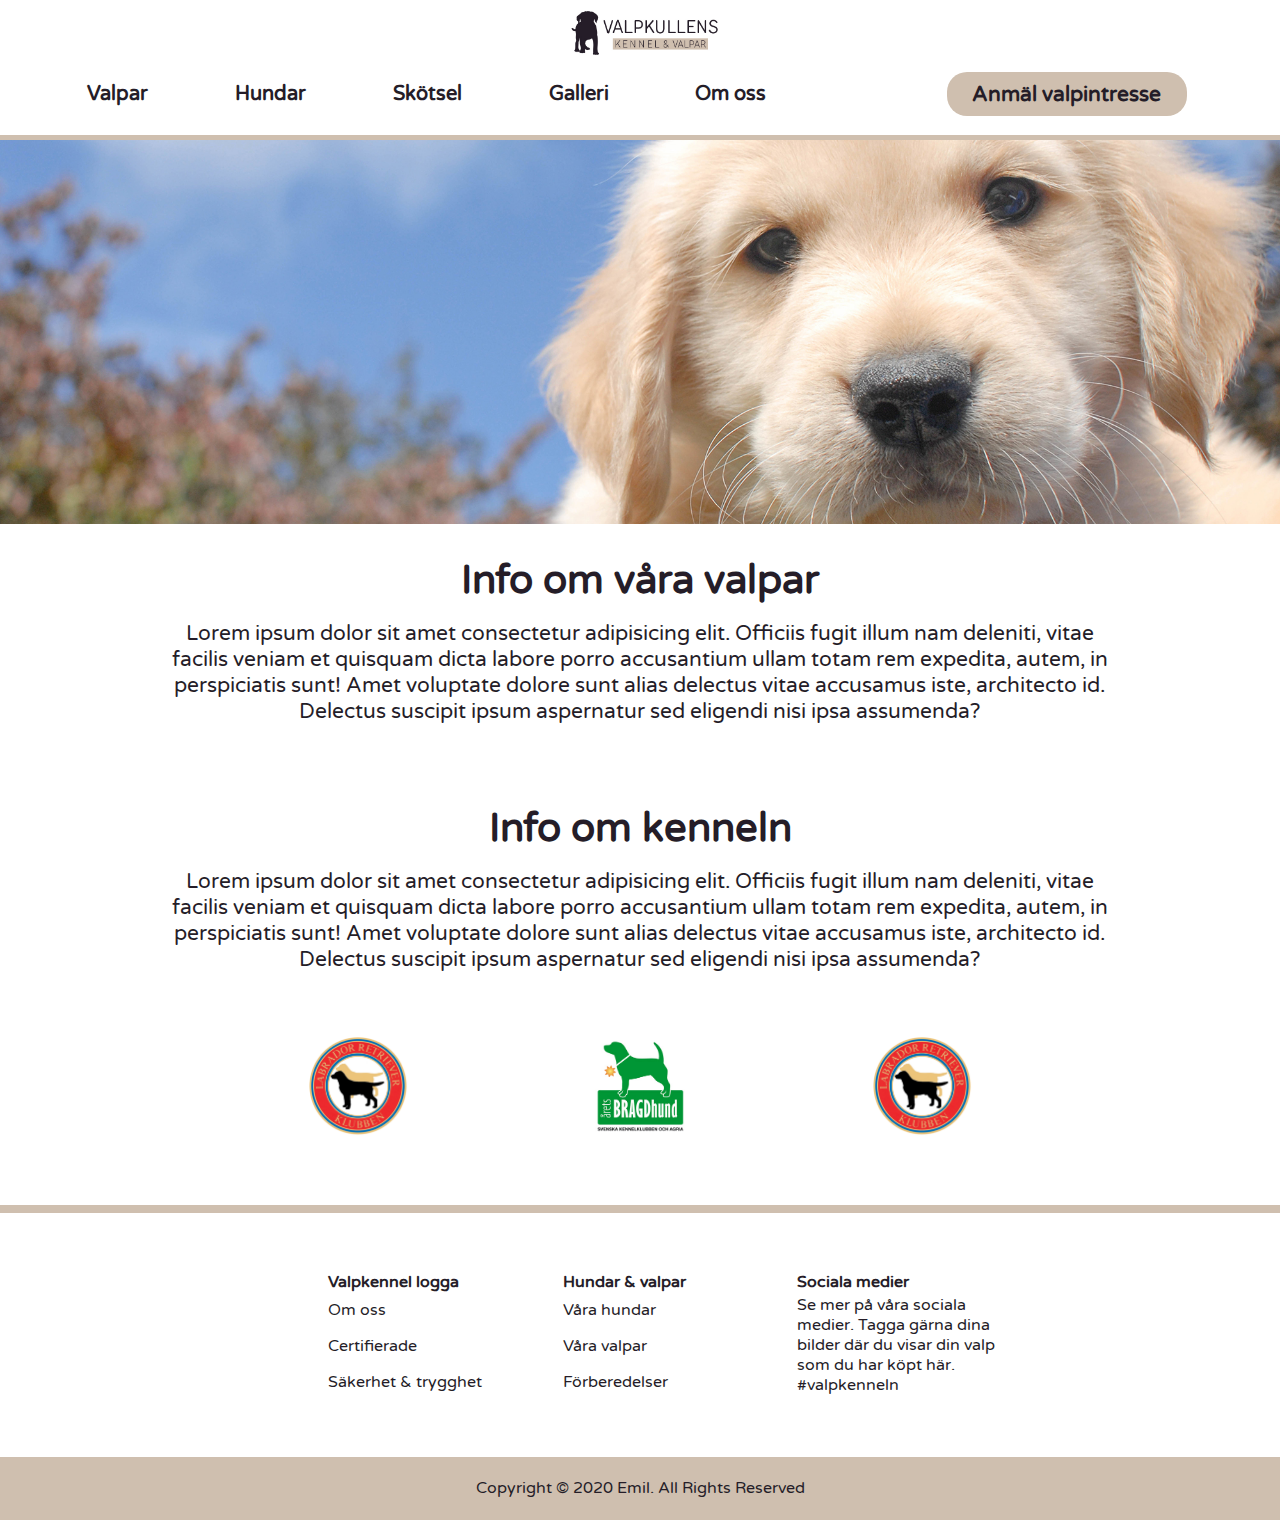
<file: index.html>
<!DOCTYPE html>
<html lang="en">
  <head>
    <meta charset="UTF-8" />
    <meta name="viewport" content="width=device-width, initial-scale=1.0" />
    <title>Valpkullens kennel</title>
    <link rel="stylesheet" href="Style.css" />
    <link
      href="https://fonts.googleapis.com/css2?family=Varela+Round&display=swap"
      rel="stylesheet"
    />
    <link
      rel="stylesheet"
      href="https://cdnjs.cloudflare.com/ajax/libs/font-awesome/5.15.1/css/all.min.css"
      integrity="sha512-+4zCK9k+qNFUR5X+cKL9EIR+ZOhtIloNl9GIKS57V1MyNsYpYcUrUeQc9vNfzsWfV28IaLL3i96P9sdNyeRssA=="
      crossorigin="anonymous"
    />
  </head>
  <body>
    <div class="container">
      <header>
        <div class="logga">
          <a href="index.html"
            ><img
              src="img/img2/Logga.jpg"
              alt="Valpkennelns logga. Svart hund som står upp där det bredvid står namnet på kenneln 'VALPKULLENS KENNEL & VALPAR'"
          /></a>
        </div>
        <nav class="header-nav">
          <a href="valpar.html">Valpar</a>
          <a href="hundar.html">Hundar</a>
          <a href="skötsel.html">Skötsel</a>
          <a href="Galleri.html">Galleri</a>
          <a href="About.html">Om oss</a>
        </nav>
        <nav class="valpIntresse">
          <a href="Intresse.html">Anmäl valpintresse</a>
        </nav>
      </header>
      <div id="slider">
        <figure>
          <img
            src="img/img2/Valp4.jpg"
            alt="Närbild av en liten vit fluffig valp som är utomhus och kollar in i kameran"
          />
          <img
            src="img/img2/Valp1.jpg"
            alt="Vit hund som ligger i gräset utomhus med tungan ute och har en boll bredvid sig och ser glad ut."
          />
          <img
            src="img/img2/Valp2.jpg"
            alt="Glad brun hund som springer på stranden i vattnet och ser glad ut och njuter."
          />
          <img
            src="img/img2/Valp3.jpg"
            alt="Beige valp som springer i gräset med tungan ute en eftermiddag/kväll."
          />
          <img
            src="img/img2/Valp4.jpg"
            alt="Närbild av en liten vit fluffig valp som är utomhus och kollar in i kameran"
          />
        </figure>
      </div>
      <div class="banner">
        <h2>Info om våra valpar</h2>
        <p>
          Lorem ipsum dolor sit amet consectetur adipisicing elit. Officiis
          fugit illum nam deleniti, vitae facilis veniam et quisquam dicta
          labore porro accusantium ullam totam rem expedita, autem, in
          perspiciatis sunt! Amet voluptate dolore sunt alias delectus vitae
          accusamus iste, architecto id. Delectus suscipit ipsum aspernatur sed
          eligendi nisi ipsa assumenda?
        </p>
      </div>
      <div class="info">
        <h2>Info om kenneln</h2>
        <p>
          Lorem ipsum dolor sit amet consectetur adipisicing elit. Officiis
          fugit illum nam deleniti, vitae facilis veniam et quisquam dicta
          labore porro accusantium ullam totam rem expedita, autem, in
          perspiciatis sunt! Amet voluptate dolore sunt alias delectus vitae
          accusamus iste, architecto id. Delectus suscipit ipsum aspernatur sed
          eligendi nisi ipsa assumenda?
        </p>
      </div>

      <div class="badges">
        <div id="badge1">
          <img src="Badges/badge1.png" alt="Badge från medlemsskap i labrador retriever klubben. Röd cirkel med guld text och en svart siluett av en hund." />
        </div>
        <div id="badge2">
          <img src="Badges/badge2.jpg" alt="Badge för årets BRAGDhund. Grön siluett av hund som står ovanför den vita texten." />
        </div>
        <div id="badge3">
          <img src="Badges/badge1.png" alt="Badge från medlemsskap i labrador retriever klubben. Röd cirkel med guld text och en svart siluett av en hund." />
        </div>
      </div>

      <footer>
        <div class="footer-panels">
          <div class="footer-segment" id="valpkennel">
            <p>Valpkennel logga</p>
            <a href="#">Om oss</a>
            <a href="#">Certifierade</a>
            <a href="#">Säkerhet & trygghet</a>
          </div>
          <div class="footer-segment" id="hundarValpar">
            <p>Hundar & valpar</p>
            <a href="#">Våra hundar</a>
            <a href="#">Våra valpar</a>
            <a href="#">Förberedelser</a>
          </div>
          <div class="footer-segment" id="socialaMedier">
            <p id="socialaRubrik">Sociala medier</p>
            <p id="socialText">
              Se mer på våra sociala medier. Tagga gärna dina bilder där du
              visar din valp som du har köpt här. #valpkenneln
            </p>
            <nav class="social">
              <a href="https://www.facebook.com/"
                ><i class="fab fa-facebook"></i
              ></a>
              <a href="https://twitter.com/"><i class="fab fa-twitter"></i></a>
              <a href="https://www.google.com/"
                ><i class="fab fa-google-plus-g"></i
              ></a>
              <a href="https://www.pinterest.se/"
                ><i class="fab fa-pinterest"></i
              ></a>
            </nav>
          </div>
        </div>

        <div class="copyright">
          <p>Copyright © 2020 Emil. All Rights Reserved</p>
        </div>
      </footer>
    </div>
  </body>
</html>
</file>
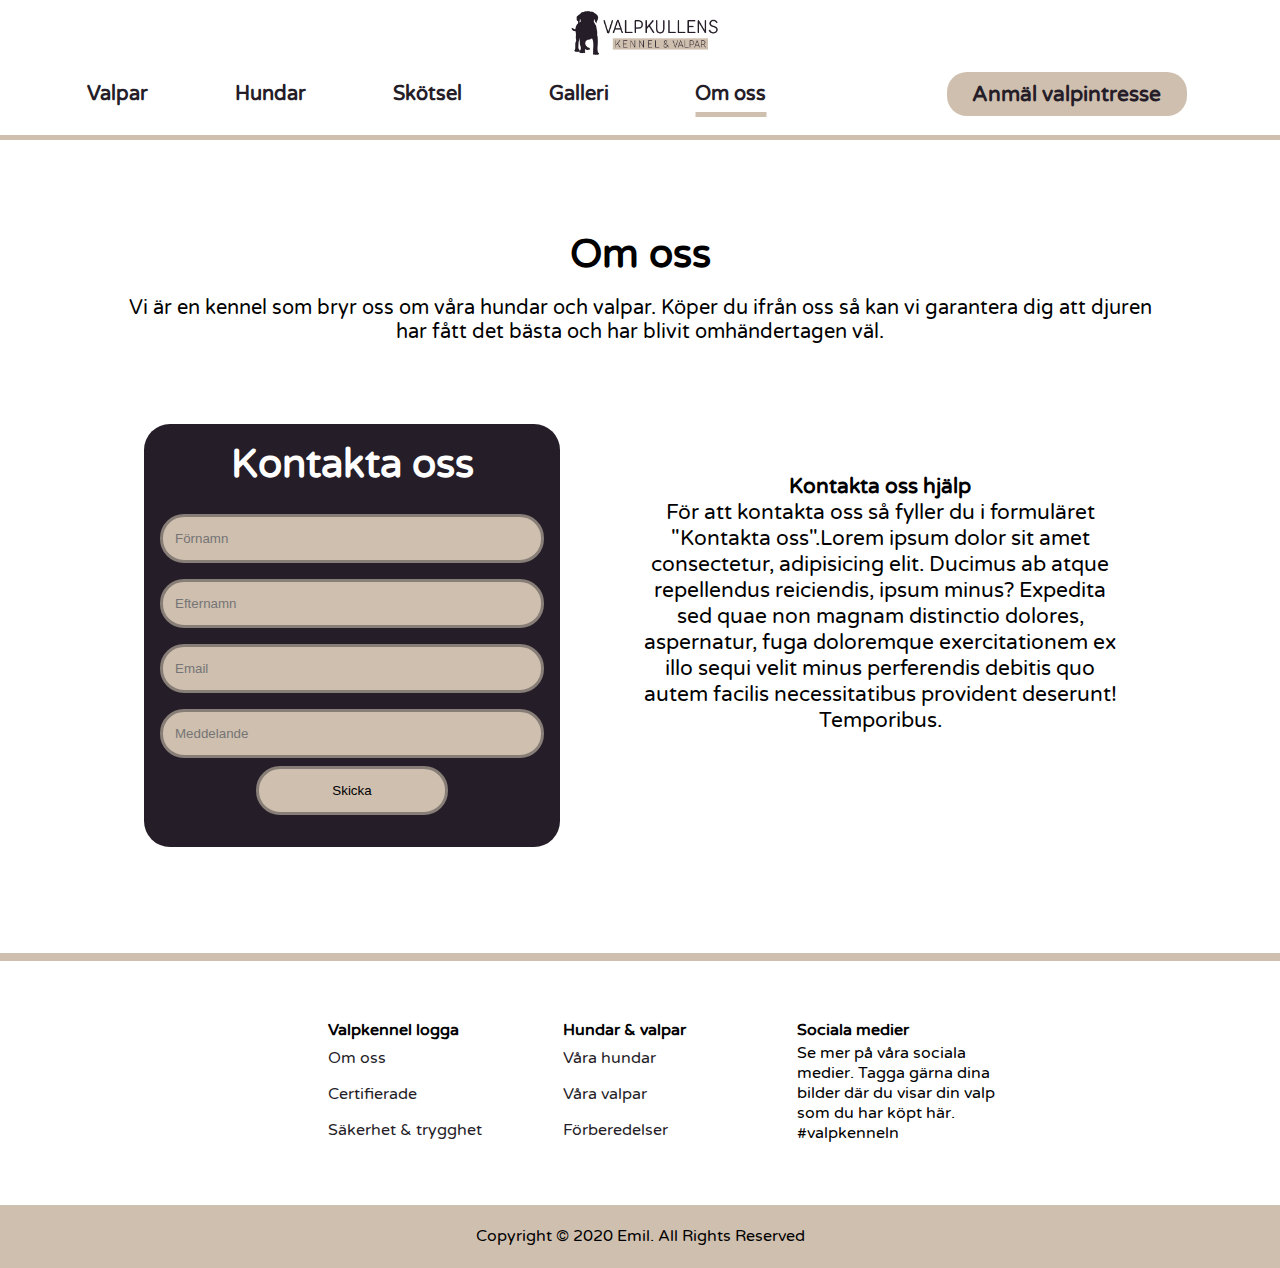
<file: About.html>
<!DOCTYPE html>
<html lang="en">
  <head>
    <meta charset="UTF-8" />
    <meta name="viewport" content="width=device-width, initial-scale=1.0" />
    <title>Om oss</title>
    <link rel="stylesheet" href="Style.css" />
    <link
      href="https://fonts.googleapis.com/css2?family=Varela+Round&display=swap"
      rel="stylesheet"
    />
    <link
      rel="stylesheet"
      href="https://cdnjs.cloudflare.com/ajax/libs/font-awesome/5.15.1/css/all.min.css"
      integrity="sha512-+4zCK9k+qNFUR5X+cKL9EIR+ZOhtIloNl9GIKS57V1MyNsYpYcUrUeQc9vNfzsWfV28IaLL3i96P9sdNyeRssA=="
      crossorigin="anonymous"
    />
  </head>
  <body>
    <header>
      <div class="logga">
        <a href="index.html"
          ><img
            src="img/img2/Logga.jpg"
            alt="Valpkennelns logga. Svart hund som står upp där det bredvid står namnet på kenneln 'VALPKULLENS KENNEL & VALPAR'"
        /></a>
      </div>
      <nav class="header-nav">
        <a href="valpar.html">Valpar</a>
        <a href="hundar.html">Hundar</a>
        <a href="skötsel.html">Skötsel</a>
        <a href="Galleri.html">Galleri</a>
        <a href="About.html" id="selected">Om oss</a>
      </nav>
      <nav class="valpIntresse">
        <a href="Intresse.html">Anmäl valpintresse</a>
      </nav>
    </header>

    <div class="aboutus">
      <h2>Om oss</h2>
      <p>
        Vi är en kennel som bryr oss om våra hundar och valpar. Köper du ifrån
        oss så kan vi garantera dig att djuren har fått det bästa och har blivit
        omhändertagen väl.
      </p>

      <div class="kontakt-information">
        <div class="kontakta-oss">
          <form action="About.html" class="kontakta">
            <h2>Kontakta oss</h2>

            <input type="förnamn" name="" placeholder="Förnamn" required />
            <input type="efternamn" name="" placeholder="Efternamn" required />

            <input type="email" name="" placeholder="Email" required />
            <input
              type="meddelande"
              name=""
              placeholder="Meddelande"
              required
            />

            <input type="submit" name="" value="Skicka" />
          </form>
        </div>
        <div class="kontakt-hjalp">
          <h3>Kontakta oss hjälp</h3>
          <p>
            För att kontakta oss så fyller du i formuläret "Kontakta oss".Lorem
            ipsum dolor sit amet consectetur, adipisicing elit. Ducimus ab atque
            repellendus reiciendis, ipsum minus? Expedita sed quae non magnam
            distinctio dolores, aspernatur, fuga doloremque exercitationem ex
            illo sequi velit minus perferendis debitis quo autem facilis
            necessitatibus provident deserunt! Temporibus.
          </p>
        </div>
      </div>
    </div>

    <footer>
      <div class="footer-panels">
        <div class="footer-segment" id="valpkennel">
          <p>Valpkennel logga</p>
          <a href="#">Om oss</a>
          <a href="#">Certifierade</a>
          <a href="#">Säkerhet & trygghet</a>
        </div>
        <div class="footer-segment" id="hundarValpar">
          <p>Hundar & valpar</p>
          <a href="#">Våra hundar</a>
          <a href="#">Våra valpar</a>
          <a href="#">Förberedelser</a>
        </div>
        <div class="footer-segment" id="socialaMedier">
          <p id="socialaRubrik">Sociala medier</p>
          <p id="socialText">
            Se mer på våra sociala medier. Tagga gärna dina bilder där du visar
            din valp som du har köpt här. #valpkenneln
          </p>
          <nav class="social">
            <a href="https://www.facebook.com/"
              ><i class="fab fa-facebook"></i
            ></a>
            <a href="https://twitter.com/"><i class="fab fa-twitter"></i></a>
            <a href="https://www.google.com/"
              ><i class="fab fa-google-plus-g"></i
            ></a>
            <a href="https://www.pinterest.se/"
              ><i class="fab fa-pinterest"></i
            ></a>
          </nav>
        </div>
      </div>

      <div class="copyright">
        <p>Copyright © 2020 Emil. All Rights Reserved</p>
      </div>
    </footer>
  </body>
</html>
</file>
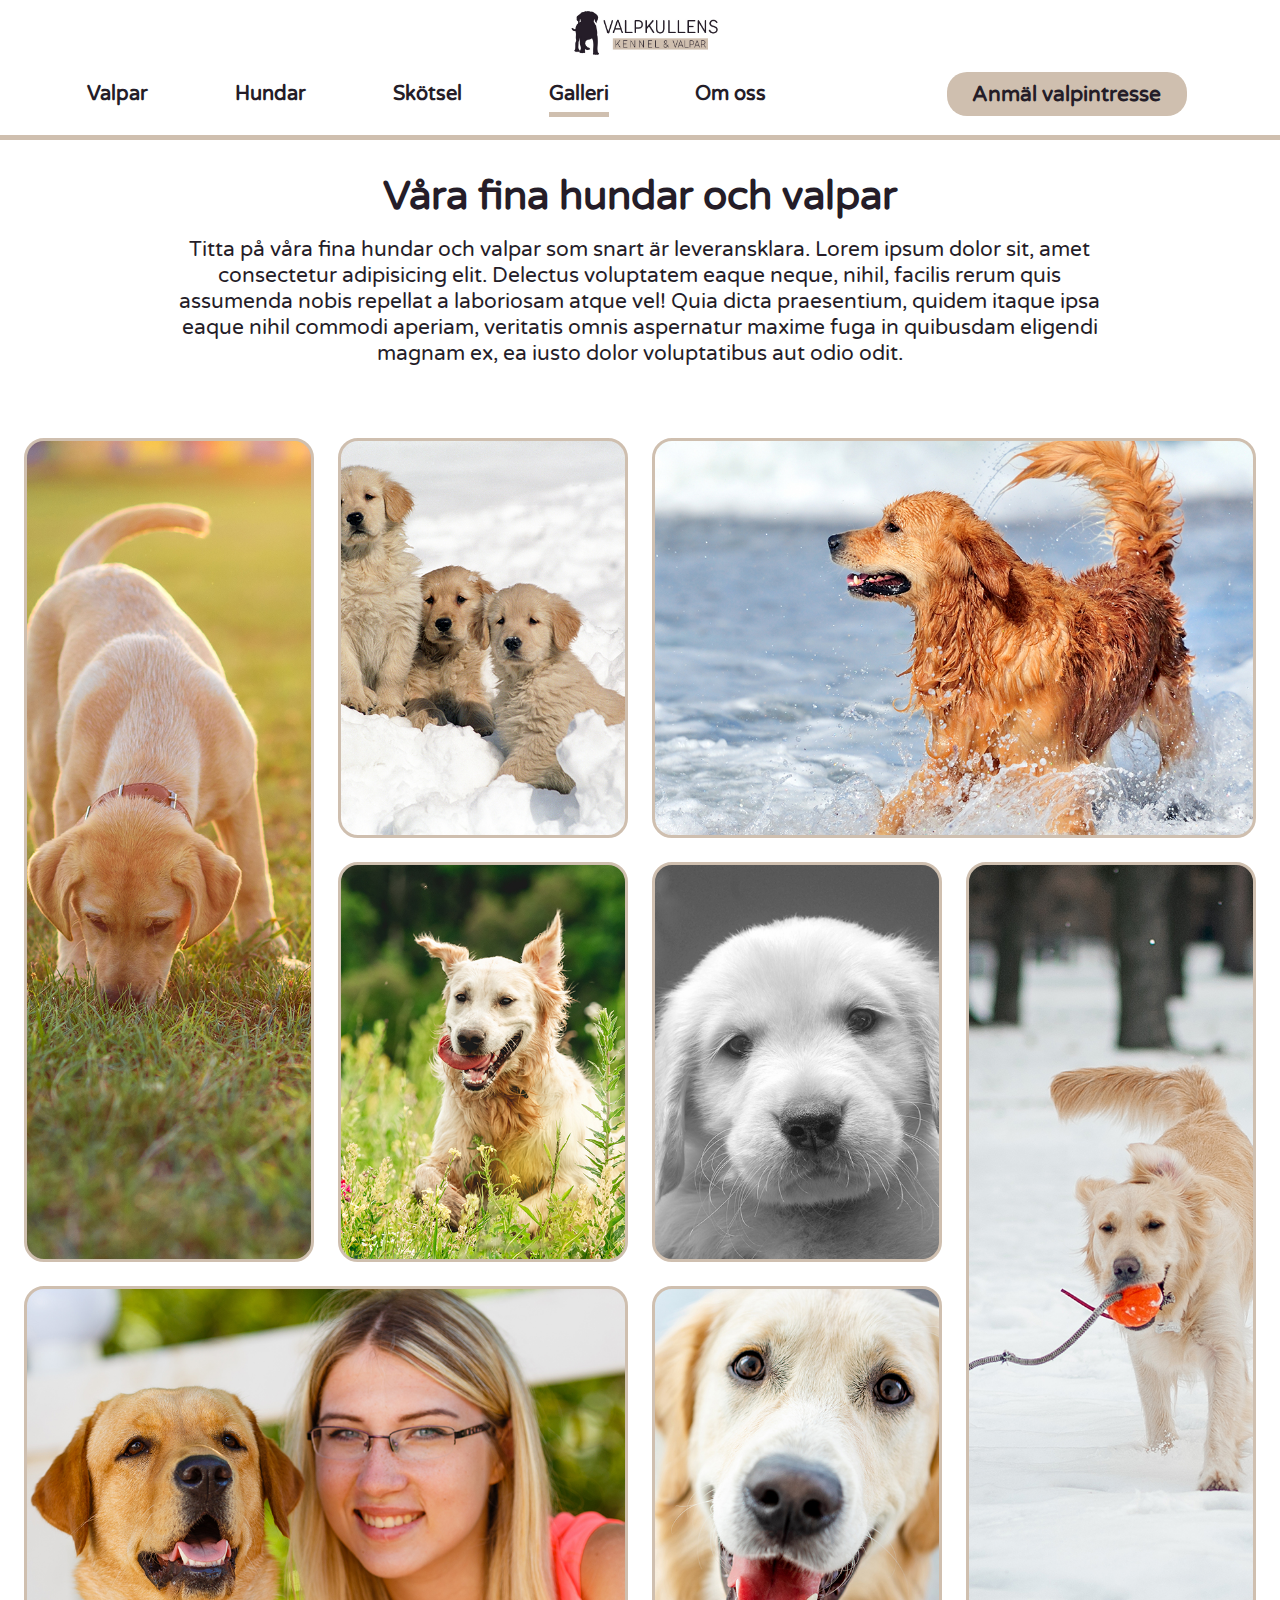
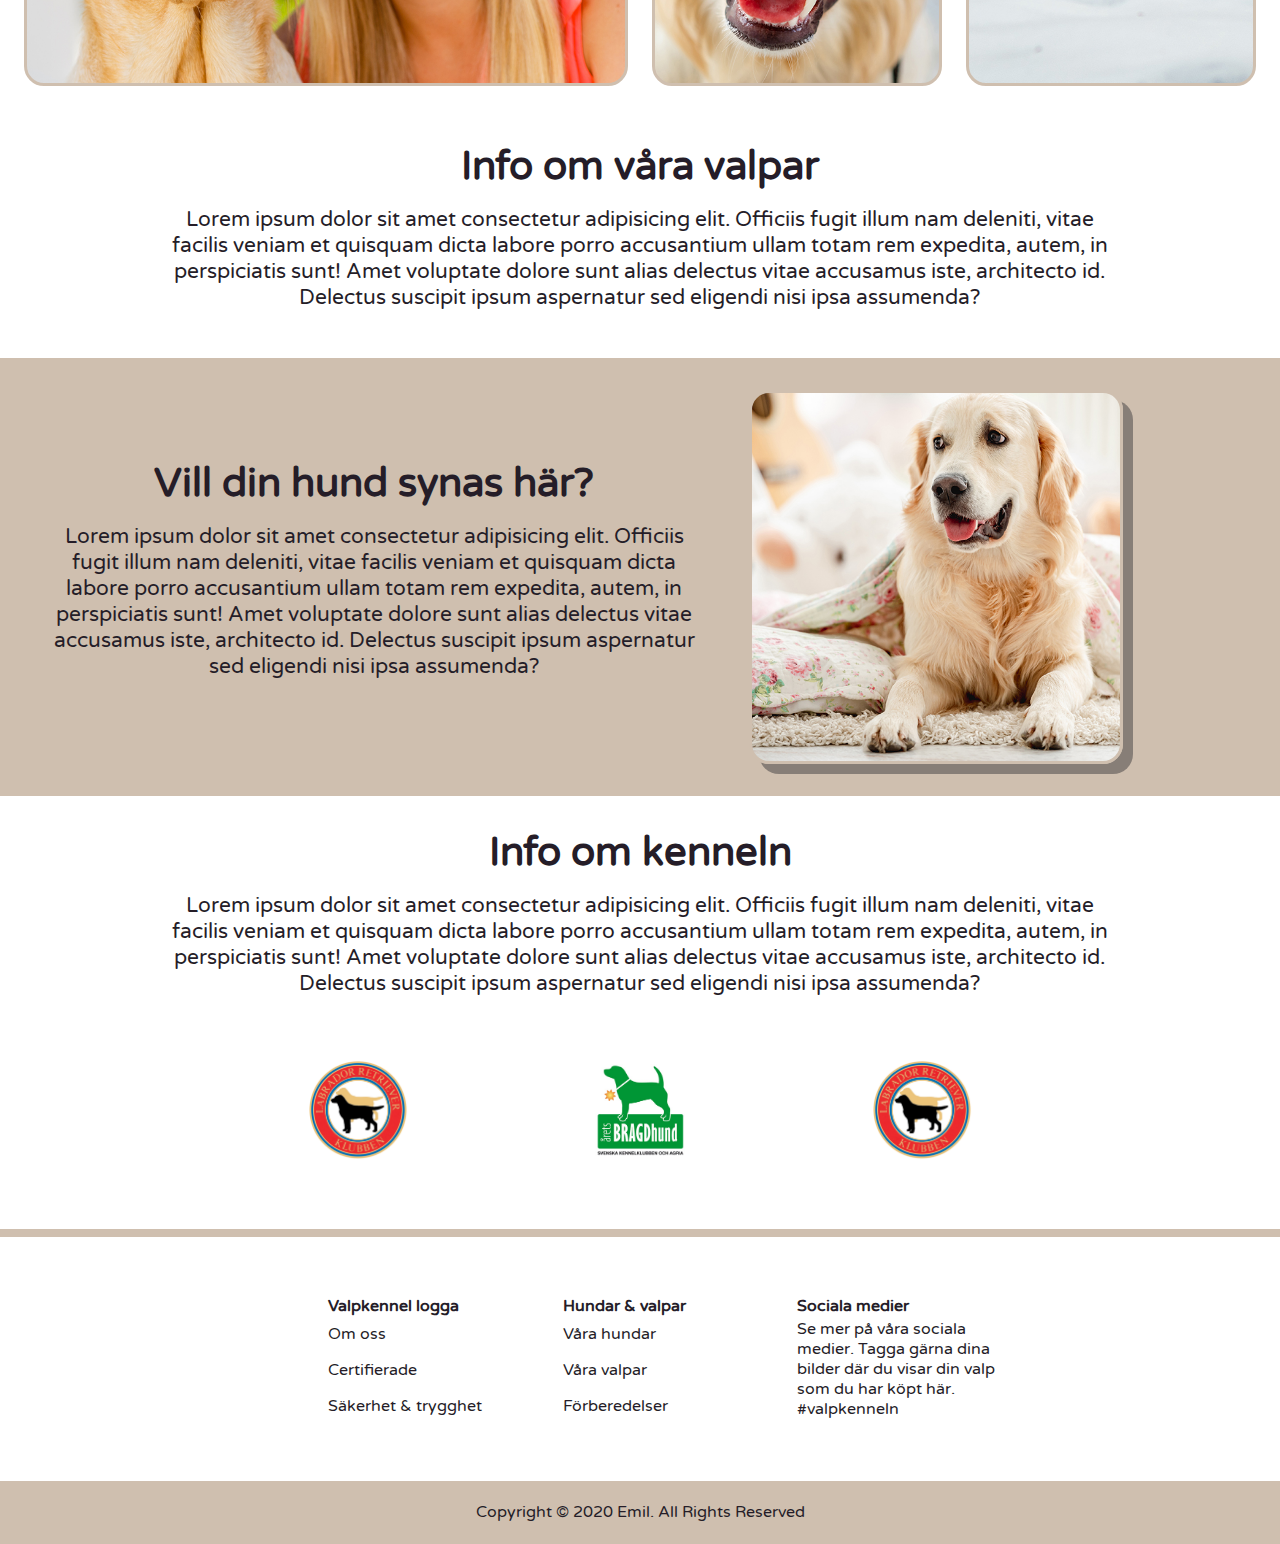
<file: Galleri.html>
<!DOCTYPE html>
<html lang="en">
  <head>
    <meta charset="UTF-8" />
    <meta name="viewport" content="width=device-width, initial-scale=1.0" />
    <title>Galleri</title>
    <link rel="stylesheet" href="Style.css" />
    <link
      rel="stylesheet"
      href="https://cdnjs.cloudflare.com/ajax/libs/font-awesome/5.15.1/css/all.min.css"
      integrity="sha512-+4zCK9k+qNFUR5X+cKL9EIR+ZOhtIloNl9GIKS57V1MyNsYpYcUrUeQc9vNfzsWfV28IaLL3i96P9sdNyeRssA=="
      crossorigin="anonymous"
    />
    <link
      href="https://fonts.googleapis.com/css2?family=Varela+Round&display=swap"
      rel="stylesheet"
    />
  </head>
  <body>
    <div class="galleri-container">
      <header>
        <div class="logga">
          <a href="index.html"
            ><img
              src="img/img2/Logga.jpg"
              alt="Valpkennelns logga. Svart hund som står upp där det bredvid står namnet på kenneln 'VALPKULLENS KENNEL & VALPAR'"
          /></a>
        </div>
        <nav class="header-nav">
          <a href="valpar.html">Valpar</a>
          <a href="hundar.html">Hundar</a>
          <a href="skötsel.html">Skötsel</a>
          <a href="Galleri.html" id="selected">Galleri</a>
          <a href="About.html">Om oss</a>
        </nav>
        <nav class="valpIntresse">
          <a href="Intresse.html">Anmäl valpintresse</a>
        </nav>
      </header>

      <div class="introtitel">
        <h2>Våra fina hundar och valpar</h2>
        <p>
          Titta på våra fina hundar och valpar som snart är leveransklara. Lorem
          ipsum dolor sit, amet consectetur adipisicing elit. Delectus
          voluptatem eaque neque, nihil, facilis rerum quis assumenda nobis
          repellat a laboriosam atque vel! Quia dicta praesentium, quidem itaque
          ipsa eaque nihil commodi aperiam, veritatis omnis aspernatur maxime
          fuga in quibusdam eligendi magnam ex, ea iusto dolor voluptatibus aut
          odio odit.
        </p>
      </div>

      <div class="galleri">
        <div class="galleri-bilder">
          <a href="#img1" class="img-1">
            <i class="fas fa-expand"></i>
          </a>
          <a href="#img2" class="img-2">
            <i class="fas fa-expand"></i>
          </a>
          <a href="#img3" class="img-3">
            <i class="fas fa-expand"></i>
          </a>
          <a href="#img4" class="img-4">
            <i class="fas fa-expand"></i>
          </a>
          <a href="#img5" class="img-5">
            <i class="fas fa-expand"></i>
          </a>
          <a href="#img6" class="img-6">
            <i class="fas fa-expand"></i>
          </a>
          <a href="#img7" class="img-7">
            <i class="fas fa-expand"></i>
          </a>
          <a href="#img8" class="img-8">
            <i class="fas fa-expand"></i>
          </a>
        </div>
      </div>

      <a href="#" class="lightbox" id="img1">
        <span></span>
      </a>

      <a href="#" class="lightbox" id="img2">
        <span></span>
      </a>

      <a href="#" class="lightbox" id="img3">
        <span></span>
      </a>

      <a href="#" class="lightbox" id="img4">
        <span></span>
      </a>

      <a href="#" class="lightbox" id="img5">
        <span></span>
      </a>

      <a href="#" class="lightbox" id="img6">
        <span></span>
      </a>

      <a href="#" class="lightbox" id="img7">
        <span></span>
      </a>

      <a href="#" class="lightbox" id="img8">
        <span></span>
      </a>

      <div class="banner">
        <h2>Info om våra valpar</h2>
        <p>
          Lorem ipsum dolor sit amet consectetur adipisicing elit. Officiis
          fugit illum nam deleniti, vitae facilis veniam et quisquam dicta
          labore porro accusantium ullam totam rem expedita, autem, in
          perspiciatis sunt! Amet voluptate dolore sunt alias delectus vitae
          accusamus iste, architecto id. Delectus suscipit ipsum aspernatur sed
          eligendi nisi ipsa assumenda?
        </p>
      </div>

      <div class="info-visa-bild">
        <div class="text">
          <h2>Vill din hund synas här?</h2>
          <p>
            Lorem ipsum dolor sit amet consectetur adipisicing elit. Officiis
            fugit illum nam deleniti, vitae facilis veniam et quisquam dicta
            labore porro accusantium ullam totam rem expedita, autem, in
            perspiciatis sunt! Amet voluptate dolore sunt alias delectus vitae
            accusamus iste, architecto id. Delectus suscipit ipsum aspernatur
            sed eligendi nisi ipsa assumenda?
          </p>
        </div>

        <img
          src="GalleriBilder/Valp7.jpg"
          alt="Bild på en glad hund som ligger på en matta på golvet med en filt över sig med en kudde bredvid sig. Den tittar åt sidan och undrar vad som händer."
        />
      </div>

      <div class="info">
        <h2>Info om kenneln</h2>
        <p>
          Lorem ipsum dolor sit amet consectetur adipisicing elit. Officiis
          fugit illum nam deleniti, vitae facilis veniam et quisquam dicta
          labore porro accusantium ullam totam rem expedita, autem, in
          perspiciatis sunt! Amet voluptate dolore sunt alias delectus vitae
          accusamus iste, architecto id. Delectus suscipit ipsum aspernatur sed
          eligendi nisi ipsa assumenda?
        </p>
      </div>

      <div class="badges">
        <div id="badge1">
          <img src="Badges/badge1.png" alt="Badge från medlemsskap i labrador retriever klubben. Röd cirkel med guld text och en svart siluett av en hund." />
        </div>
        <div id="badge2">
          <img src="Badges/badge2.jpg" alt="Badge för årets BRAGDhund. Grön siluett av hund som står ovanför den vita texten." />
        </div>
        <div id="badge3">
          <img src="Badges/badge1.png" alt="Badge från medlemsskap i labrador retriever klubben. Röd cirkel med guld text och en svart siluett av en hund." />
        </div>
      </div>

      <footer>
        <div class="footer-panels">
          <div class="footer-segment" id="valpkennel">
            <p>Valpkennel logga</p>
            <a href="#">Om oss</a>
            <a href="#">Certifierade</a>
            <a href="#">Säkerhet & trygghet</a>
          </div>
          <div class="footer-segment" id="hundarValpar">
            <p>Hundar & valpar</p>
            <a href="#">Våra hundar</a>
            <a href="#">Våra valpar</a>
            <a href="#">Förberedelser</a>
          </div>
          <div class="footer-segment" id="socialaMedier">
            <p id="socialaRubrik">Sociala medier</p>
            <p id="socialText">
              Se mer på våra sociala medier. Tagga gärna dina bilder där du
              visar din valp som du har köpt här. #valpkenneln
            </p>
            <nav class="social">
              <a href="https://www.facebook.com/"
                ><i class="fab fa-facebook"></i
              ></a>
              <a href="https://twitter.com/"><i class="fab fa-twitter"></i></a>
              <a href="https://www.google.com/"
                ><i class="fab fa-google-plus-g"></i
              ></a>
              <a href="https://www.pinterest.se/"
                ><i class="fab fa-pinterest"></i
              ></a>
            </nav>
          </div>
        </div>

        <div class="copyright">
          <p>Copyright © 2020 Emil. All Rights Reserved</p>
        </div>
      </footer>
    </div>
  </body>
</html>
</file>
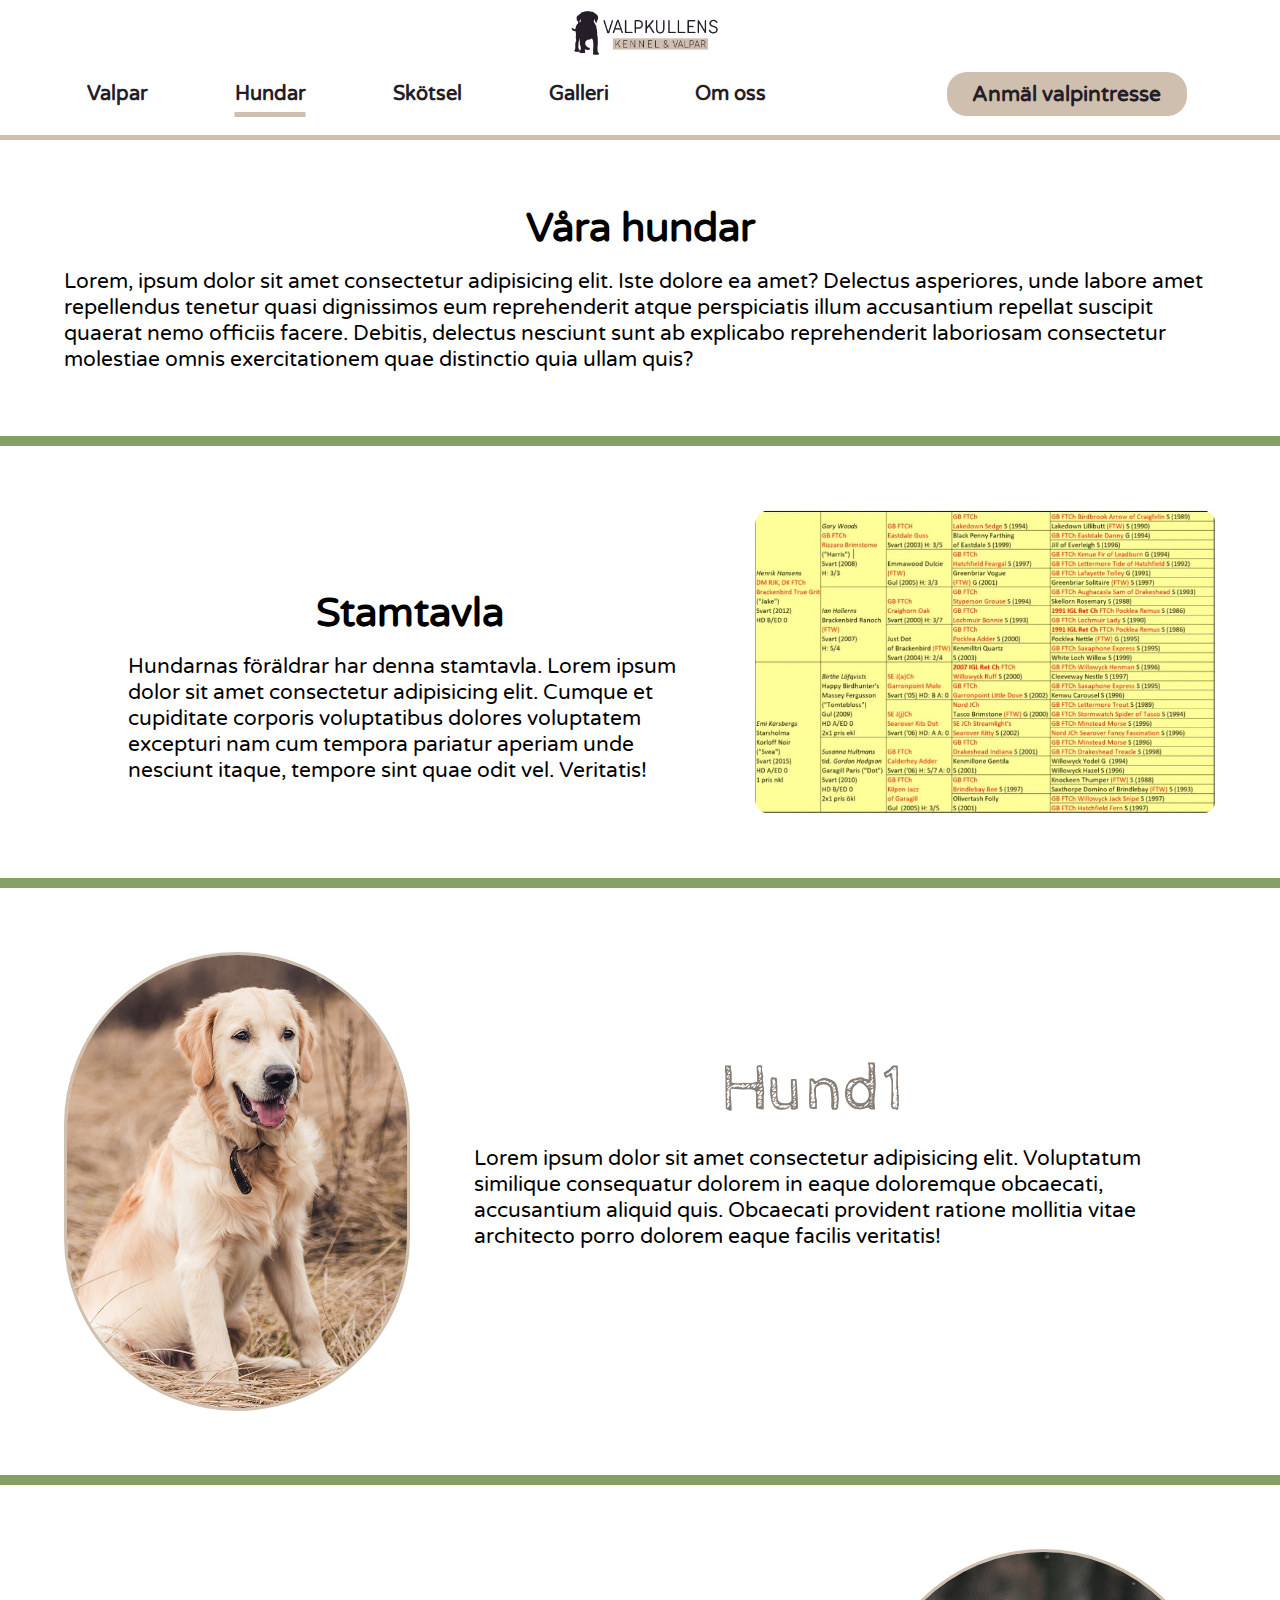
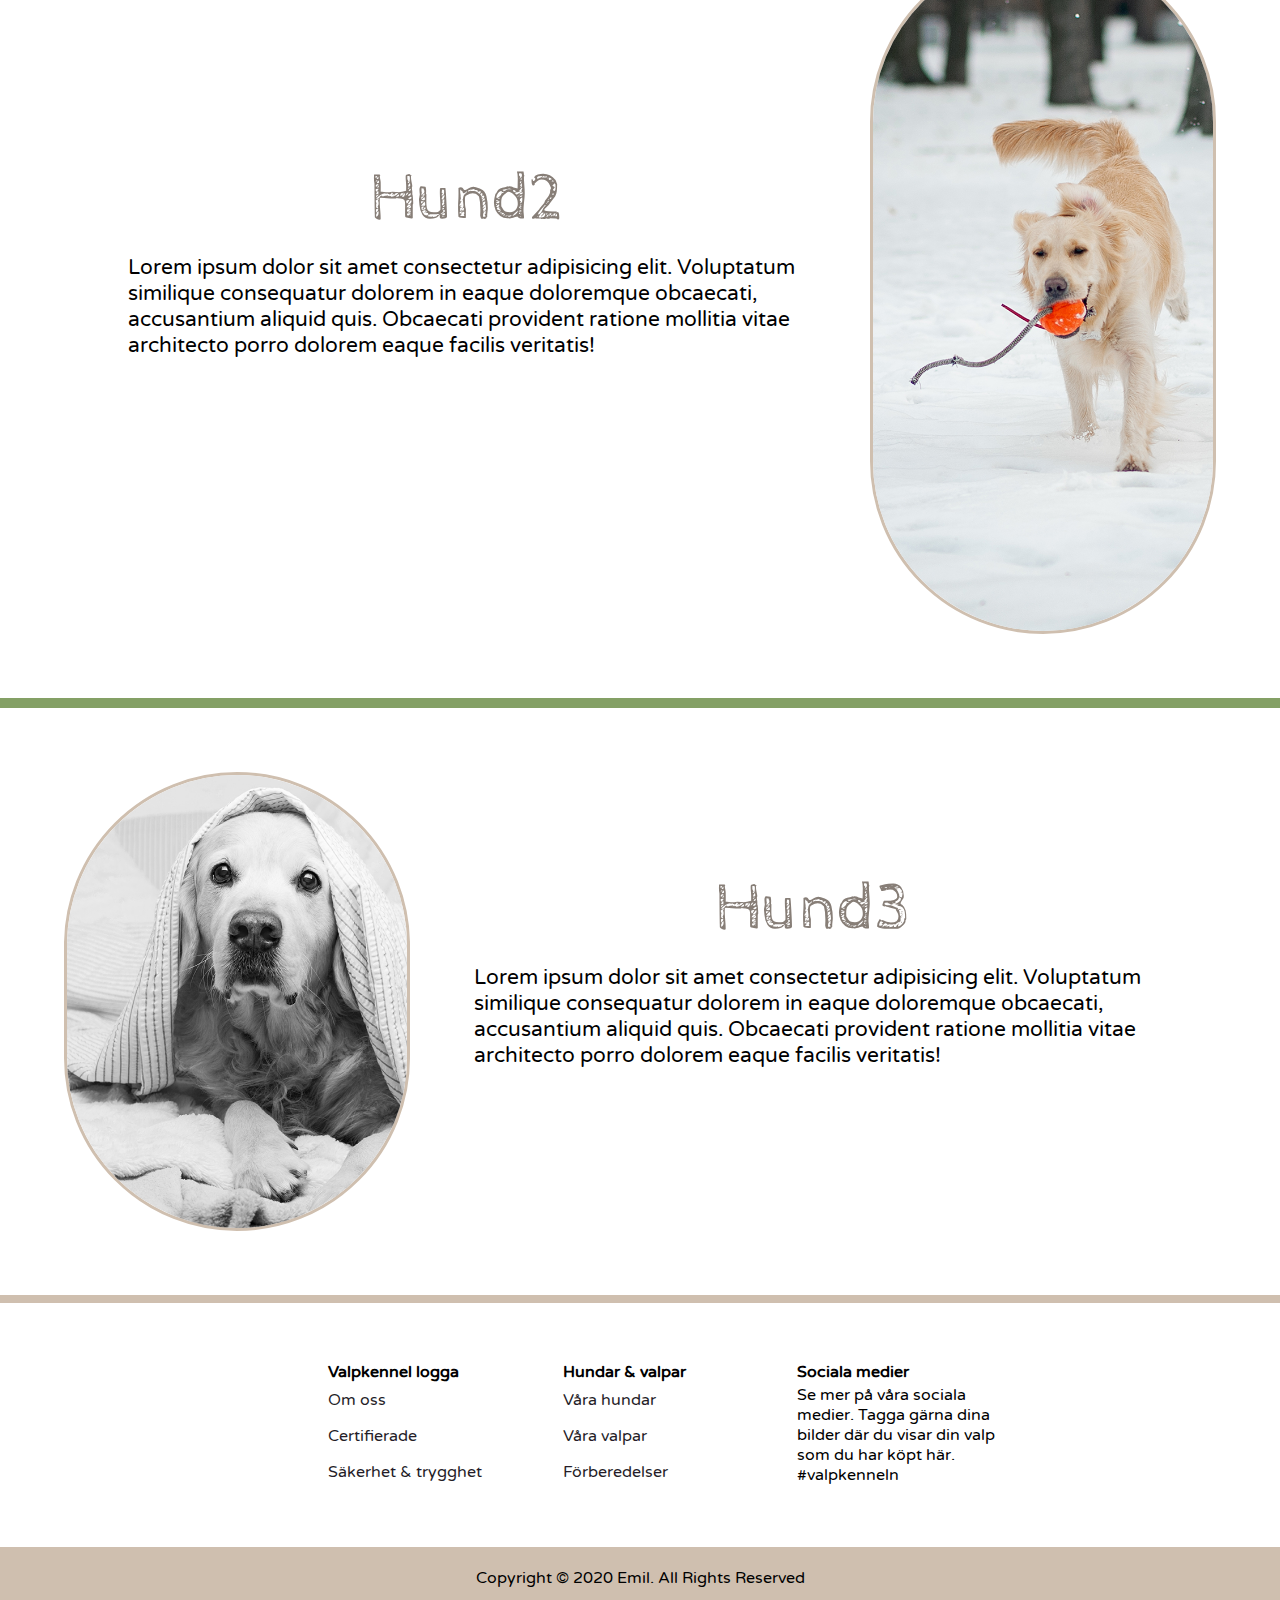
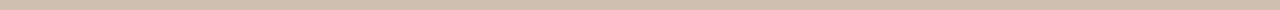
<file: hundar.html>
<!DOCTYPE html>
<html lang="en">
  <head>
    <meta charset="UTF-8" />
    <meta name="viewport" content="width=device-width, initial-scale=1.0" />
    <title>Hundar</title>
    <link rel="stylesheet" href="Style.css" />
    <link
      href="https://fonts.googleapis.com/css2?family=Varela+Round&display=swap"
      rel="stylesheet"
    />
    <link
      rel="stylesheet"
      href="https://cdnjs.cloudflare.com/ajax/libs/font-awesome/5.15.1/css/all.min.css"
      integrity="sha512-+4zCK9k+qNFUR5X+cKL9EIR+ZOhtIloNl9GIKS57V1MyNsYpYcUrUeQc9vNfzsWfV28IaLL3i96P9sdNyeRssA=="
      crossorigin="anonymous"
    />
    <link rel="preconnect" href="https://fonts.gstatic.com">
    <link href="https://fonts.googleapis.com/css2?family=Cabin+Sketch&display=swap" rel="stylesheet">
  </head>
  <body>
    <header>
      <div class="logga">
        <a href="index.html"
          ><img
            src="img/img2/Logga.jpg"
            alt="Valpkennelns logga. Svart hund som står upp där det bredvid står namnet på kenneln 'VALPKULLENS KENNEL & VALPAR'"
        /></a>
      </div>
      <nav class="header-nav">
        <a href="valpar.html">Valpar</a>
        <a href="hundar.html" id="selected">Hundar</a>
        <a href="skötsel.html">Skötsel</a>
        <a href="Galleri.html">Galleri</a>
        <a href="About.html">Om oss</a>
      </nav>
      <nav class="valpIntresse">
        <a href="Intresse.html">Anmäl valpintresse</a>
      </nav>
    </header>

    <div class="hundar-container">
      <h2>Våra hundar</h2>
      <p>
        Lorem, ipsum dolor sit amet consectetur adipisicing elit. Iste dolore ea
        amet? Delectus asperiores, unde labore amet repellendus tenetur quasi
        dignissimos eum reprehenderit atque perspiciatis illum accusantium
        repellat suscipit quaerat nemo officiis facere. Debitis, delectus
        nesciunt sunt ab explicabo reprehenderit laboriosam consectetur
        molestiae omnis exercitationem quae distinctio quia ullam quis?
      </p>

      <div class="stamtavla">
        <div class="stamtavla-text">
          <h2>Stamtavla</h2>
          <p>
            Hundarnas föräldrar har denna stamtavla. Lorem ipsum dolor sit amet
            consectetur adipisicing elit. Cumque et cupiditate corporis
            voluptatibus dolores voluptatem excepturi nam cum tempora pariatur
            aperiam unde nesciunt itaque, tempore sint quae odit vel. Veritatis!
          </p>
        </div>
        <img src="img/img2/Stamtavla.JPG" alt="Stamtavla för valparnas föräldrar." />
      </div>
      <div class="hund">
        <img src="GalleriBilder/Valp3.jpg" alt="Vit/beige labrador som sitter i vissnat gräs på hösten. Ser glad ut, har halsband på sig." />

        <div class="hund-text">
          <h1>Hund1</h1>
          <p>
            Lorem ipsum dolor sit amet consectetur adipisicing elit. Voluptatum
            similique consequatur dolorem in eaque doloremque obcaecati,
            accusantium aliquid quis. Obcaecati provident ratione mollitia vitae
            architecto porro dolorem eaque facilis veritatis!
          </p>
        </div>
      </div>
      <div class="hund">
        <div class="hund-text">
          <h1>Hund2</h1>
          <p>
            Lorem ipsum dolor sit amet consectetur adipisicing elit. Voluptatum
            similique consequatur dolorem in eaque doloremque obcaecati,
            accusantium aliquid quis. Obcaecati provident ratione mollitia vitae
            architecto porro dolorem eaque facilis veritatis!
          </p>
        </div>
        <img src="GalleriBilder/Valp02.jpg" alt="Glad vit/beige labrador springer i snön på vintern med en orange boll i munnen och ser glad ut." />
      </div>

      <div class="hund">
        <img src="GalleriBilder/Valp1.jpg" alt="Svart vit bild med en labrador retriever som ligger under en filt och ser ut som han skäms" />

        <div class="hund-text">
          <h1>Hund3</h1>
          <p>
            Lorem ipsum dolor sit amet consectetur adipisicing elit. Voluptatum
            similique consequatur dolorem in eaque doloremque obcaecati,
            accusantium aliquid quis. Obcaecati provident ratione mollitia vitae
            architecto porro dolorem eaque facilis veritatis!
          </p>
        </div>
      </div>
    </div>

    <footer>
      <div class="footer-panels">
        <div class="footer-segment" id="valpkennel">
          <p>Valpkennel logga</p>
          <a href="#">Om oss</a>
          <a href="#">Certifierade</a>
          <a href="#">Säkerhet & trygghet</a>
        </div>
        <div class="footer-segment" id="hundarValpar">
          <p>Hundar & valpar</p>
          <a href="#">Våra hundar</a>
          <a href="#">Våra valpar</a>
          <a href="#">Förberedelser</a>
        </div>
        <div class="footer-segment" id="socialaMedier">
          <p id="socialaRubrik">Sociala medier</p>
          <p id="socialText">
            Se mer på våra sociala medier. Tagga gärna dina bilder där du visar
            din valp som du har köpt här. #valpkenneln
          </p>
          <nav class="social">
            <a href="https://www.facebook.com/"
              ><i class="fab fa-facebook"></i
            ></a>
            <a href="https://twitter.com/"><i class="fab fa-twitter"></i></a>
            <a href="https://www.google.com/"
              ><i class="fab fa-google-plus-g"></i
            ></a>
            <a href="https://www.pinterest.se/"
              ><i class="fab fa-pinterest"></i
            ></a>
          </nav>
        </div>
      </div>

      <div class="copyright">
        <p>Copyright © 2020 Emil. All Rights Reserved</p>
      </div>
    </footer>
  </body>
</html>
</file>
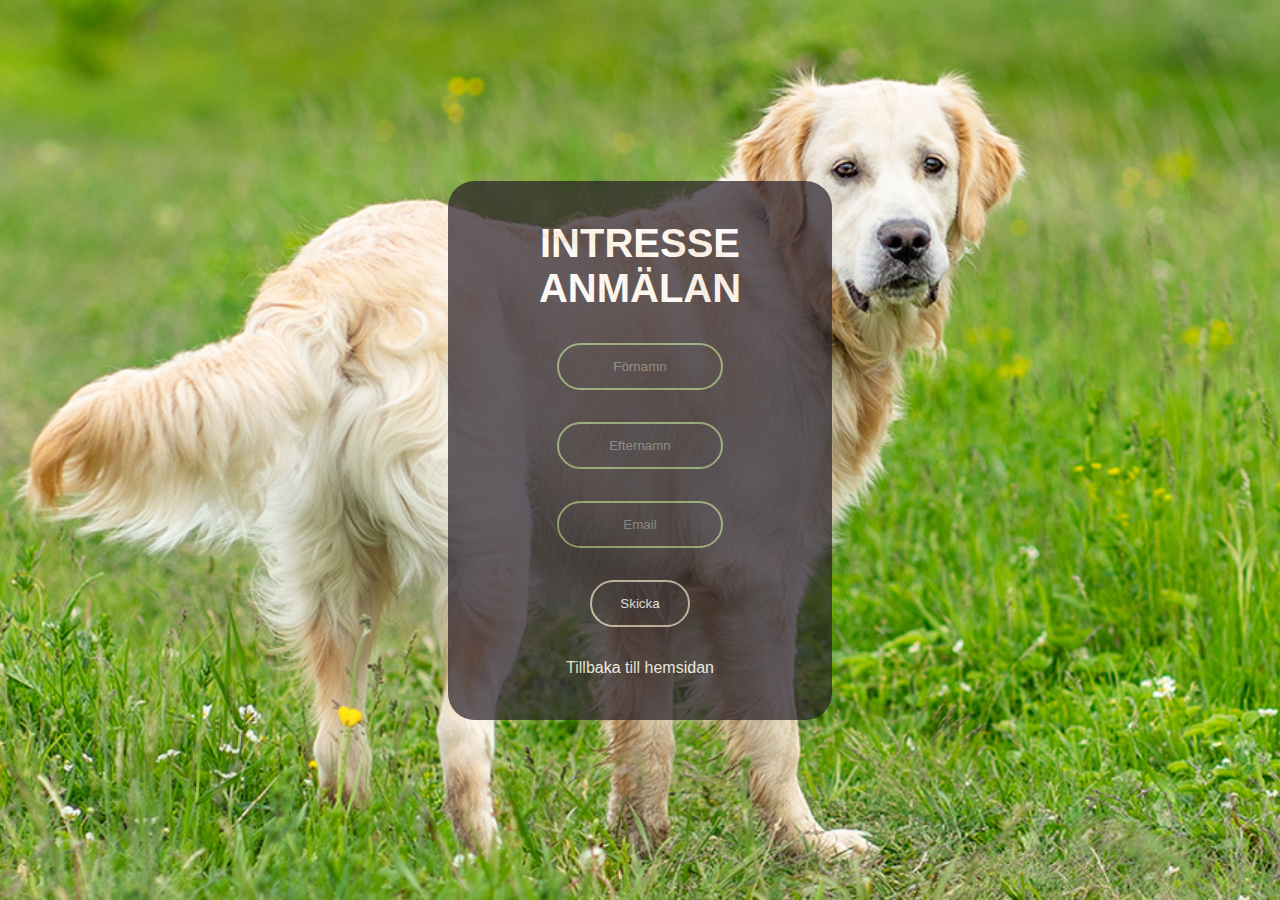
<file: Intresse.html>
<!DOCTYPE html>
<html lang="en">
  <head>
    <meta charset="UTF-8" />
    <meta name="viewport" content="width=device-width, initial-scale=1.0" />
    <title>Intresseanmälan</title>
    <link rel="stylesheet" href="Style.css" />
  </head>
  <body class="intresse">
    <form action="index.html" class="box">
      <h2>Intresse anmälan</h2>

      <input type="förnamn" name="" placeholder="Förnamn" required />
      <input type="efternamn" name="" placeholder="Efternamn" required />
      <input type="email" name="" placeholder="Email" required />

      <input type="submit" name="" value="Skicka" />
      <a href="index.html" class="tillbaka">Tillbaka till hemsidan</a>
    </form>
  </body>
</html>
</file>
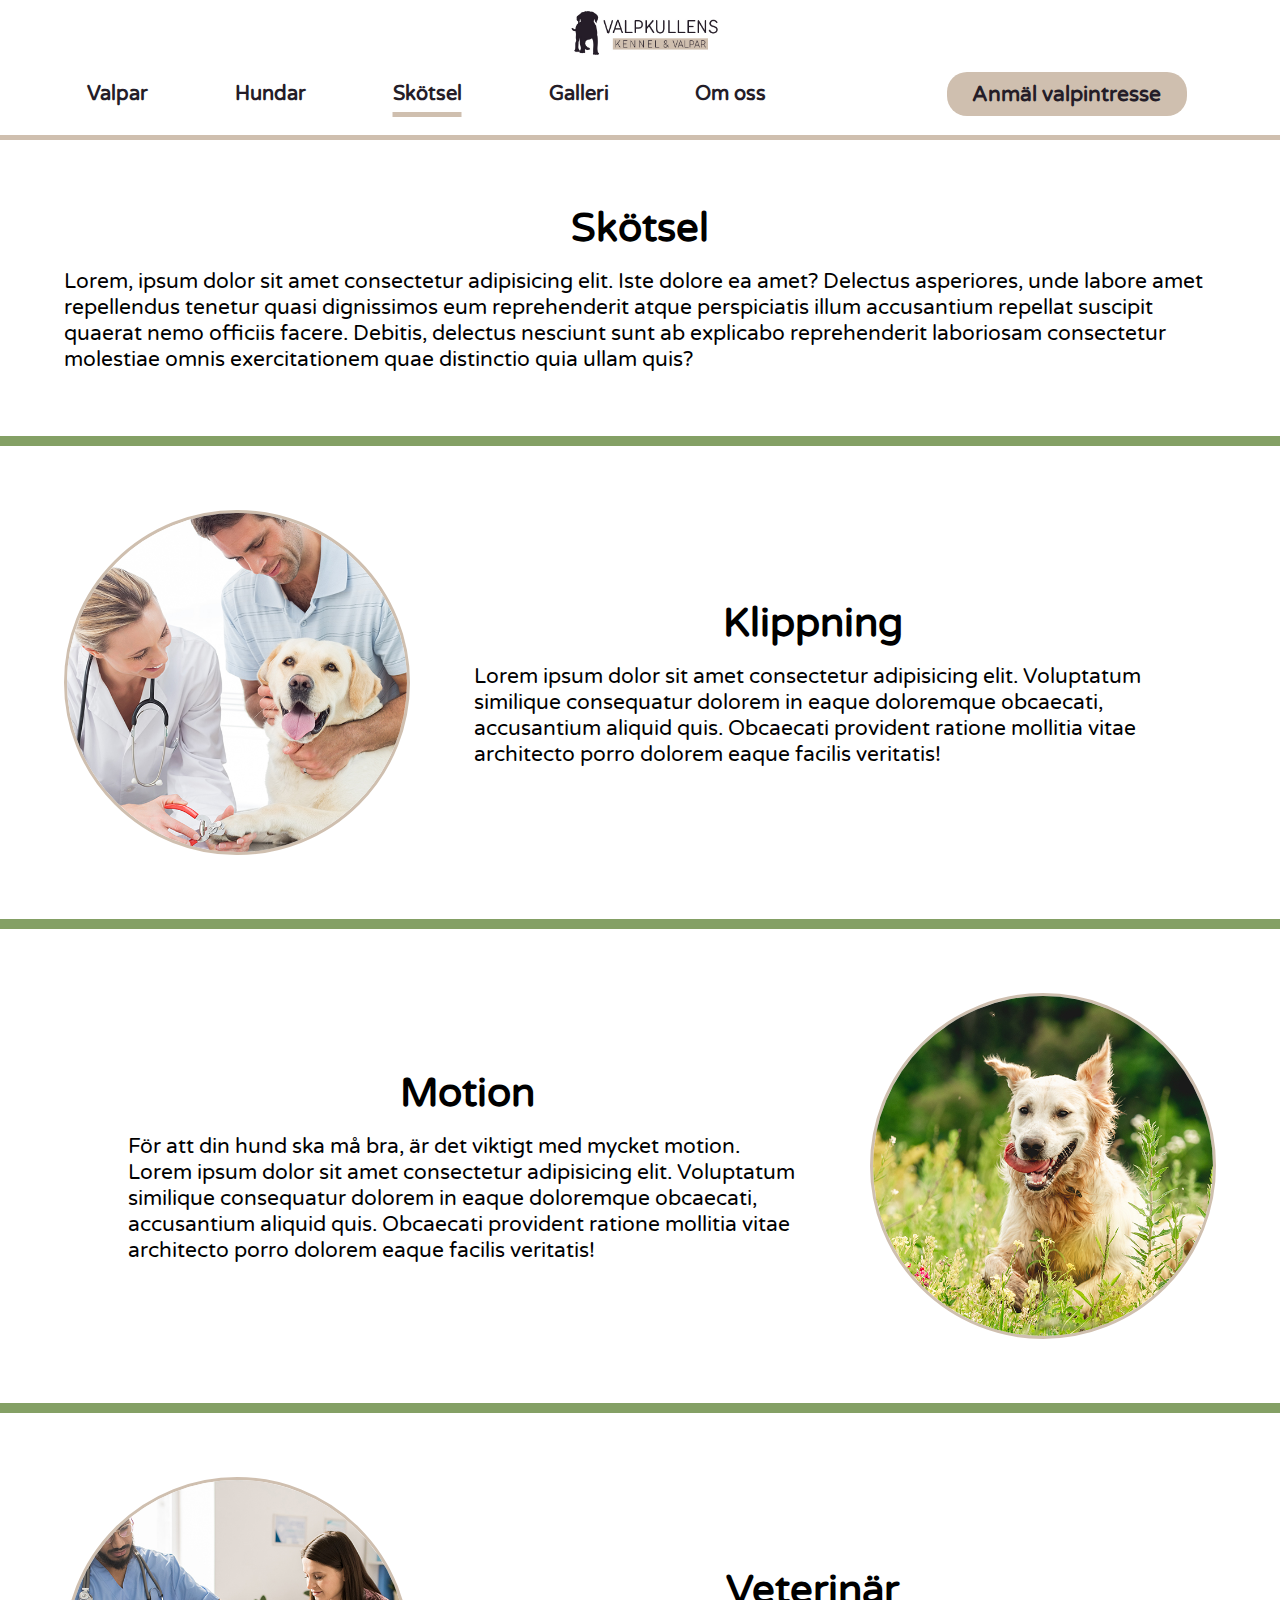
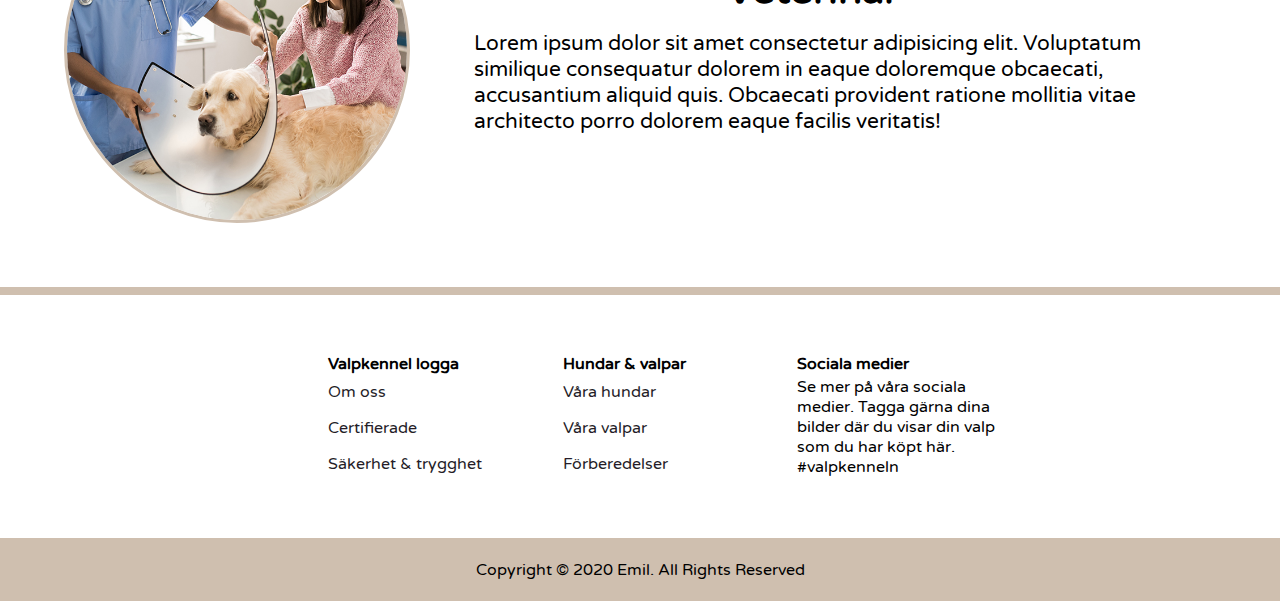
<file: skötsel.html>
<!DOCTYPE html>
<html lang="en">
  <head>
    <meta charset="UTF-8" />
    <meta name="viewport" content="width=device-width, initial-scale=1.0" />
    <title>Skötsel</title>
    <link rel="stylesheet" href="Style.css" />
    <link
      href="https://fonts.googleapis.com/css2?family=Varela+Round&display=swap"
      rel="stylesheet"
    />
    <link
      rel="stylesheet"
      href="https://cdnjs.cloudflare.com/ajax/libs/font-awesome/5.15.1/css/all.min.css"
      integrity="sha512-+4zCK9k+qNFUR5X+cKL9EIR+ZOhtIloNl9GIKS57V1MyNsYpYcUrUeQc9vNfzsWfV28IaLL3i96P9sdNyeRssA=="
      crossorigin="anonymous"
    />
  </head>
  <body>
    <header>
      <div class="logga">
        <a href="index.html"
          ><img
            src="img/img2/Logga.jpg"
            alt="Valpkennelns logga. Svart hund som står upp där det bredvid står namnet på kenneln 'VALPKULLENS KENNEL & VALPAR'"
        /></a>
      </div>
      <nav class="header-nav">
        <a href="valpar.html">Valpar</a>
        <a href="hundar.html">Hundar</a>
        <a href="skötsel.html" id="selected">Skötsel</a>
        <a href="Galleri.html">Galleri</a>
        <a href="About.html">Om oss</a>
      </nav>
      <nav class="valpIntresse">
        <a href="Intresse.html">Anmäl valpintresse</a>
      </nav>
    </header>

    <div class="hundar-container">
      <h2>Skötsel</h2>
      <p>
        Lorem, ipsum dolor sit amet consectetur adipisicing elit. Iste dolore ea
        amet? Delectus asperiores, unde labore amet repellendus tenetur quasi
        dignissimos eum reprehenderit atque perspiciatis illum accusantium
        repellat suscipit quaerat nemo officiis facere. Debitis, delectus
        nesciunt sunt ab explicabo reprehenderit laboriosam consectetur
        molestiae omnis exercitationem quae distinctio quia ullam quis?
      </p>
      <div class="hund">
        <img
          src="GalleriBilder/Klippning.jpg"
          alt="Vit/beige hund labrador retriever hos vetrinären och får sina klor klippta. Är där tillsammans med sin ägare och klipps av en kvinnlig veterinär."
        />
        <div class="hund-text">
          <h2>Klippning</h2>
          <p>
            Lorem ipsum dolor sit amet consectetur adipisicing elit. Voluptatum
            similique consequatur dolorem in eaque doloremque obcaecati,
            accusantium aliquid quis. Obcaecati provident ratione mollitia vitae
            architecto porro dolorem eaque facilis veritatis!
          </p>
        </div>
      </div>
      <div class="hund">
        <div class="hund-text">
          <h2>Motion</h2>
          <p>
            För att din hund ska må bra, är det viktigt med mycket motion. Lorem
            ipsum dolor sit amet consectetur adipisicing elit. Voluptatum
            similique consequatur dolorem in eaque doloremque obcaecati,
            accusantium aliquid quis. Obcaecati provident ratione mollitia vitae
            architecto porro dolorem eaque facilis veritatis!
          </p>
        </div>
        <img
          src="GalleriBilder/Valp6.jpg"
          alt="En glad vit/beige hund som springer i det höga gräset med blommor med tungan ute och hunden ser glad ut och hoppar fram."
        />
      </div>

      <div class="hund">
        <img
          src="GalleriBilder/Veterinär.jpg"
          alt="En vit/beige hund som är på ett besök hos veterinären tillsammans med sin ägare och har en halskrage runt halsen. Ägaren har en rosa tröja. Och veterinären har en blå overall."
        />
        <div class="hund-text">
          <h2>Veterinär</h2>
          <p>
            Lorem ipsum dolor sit amet consectetur adipisicing elit. Voluptatum
            similique consequatur dolorem in eaque doloremque obcaecati,
            accusantium aliquid quis. Obcaecati provident ratione mollitia vitae
            architecto porro dolorem eaque facilis veritatis!
          </p>
        </div>
      </div>
    </div>

    <footer>
      <div class="footer-panels">
        <div class="footer-segment" id="valpkennel">
          <p>Valpkennel logga</p>
          <a href="#">Om oss</a>
          <a href="#">Certifierade</a>
          <a href="#">Säkerhet & trygghet</a>
        </div>
        <div class="footer-segment" id="hundarValpar">
          <p>Hundar & valpar</p>
          <a href="#">Våra hundar</a>
          <a href="#">Våra valpar</a>
          <a href="#">Förberedelser</a>
        </div>
        <div class="footer-segment" id="socialaMedier">
          <p id="socialaRubrik">Sociala medier</p>
          <p id="socialText">
            Se mer på våra sociala medier. Tagga gärna dina bilder där du visar
            din valp som du har köpt här. #valpkenneln
          </p>
          <nav class="social">
            <a href="https://www.facebook.com/"
              ><i class="fab fa-facebook"></i
            ></a>
            <a href="https://twitter.com/"><i class="fab fa-twitter"></i></a>
            <a href="https://www.google.com/"
              ><i class="fab fa-google-plus-g"></i
            ></a>
            <a href="https://www.pinterest.se/"
              ><i class="fab fa-pinterest"></i
            ></a>
          </nav>
        </div>
      </div>
      <div class="copyright">
        <p>Copyright © 2020 Emil. All Rights Reserved</p>
      </div>
    </footer>
  </body>
</html>
</file>
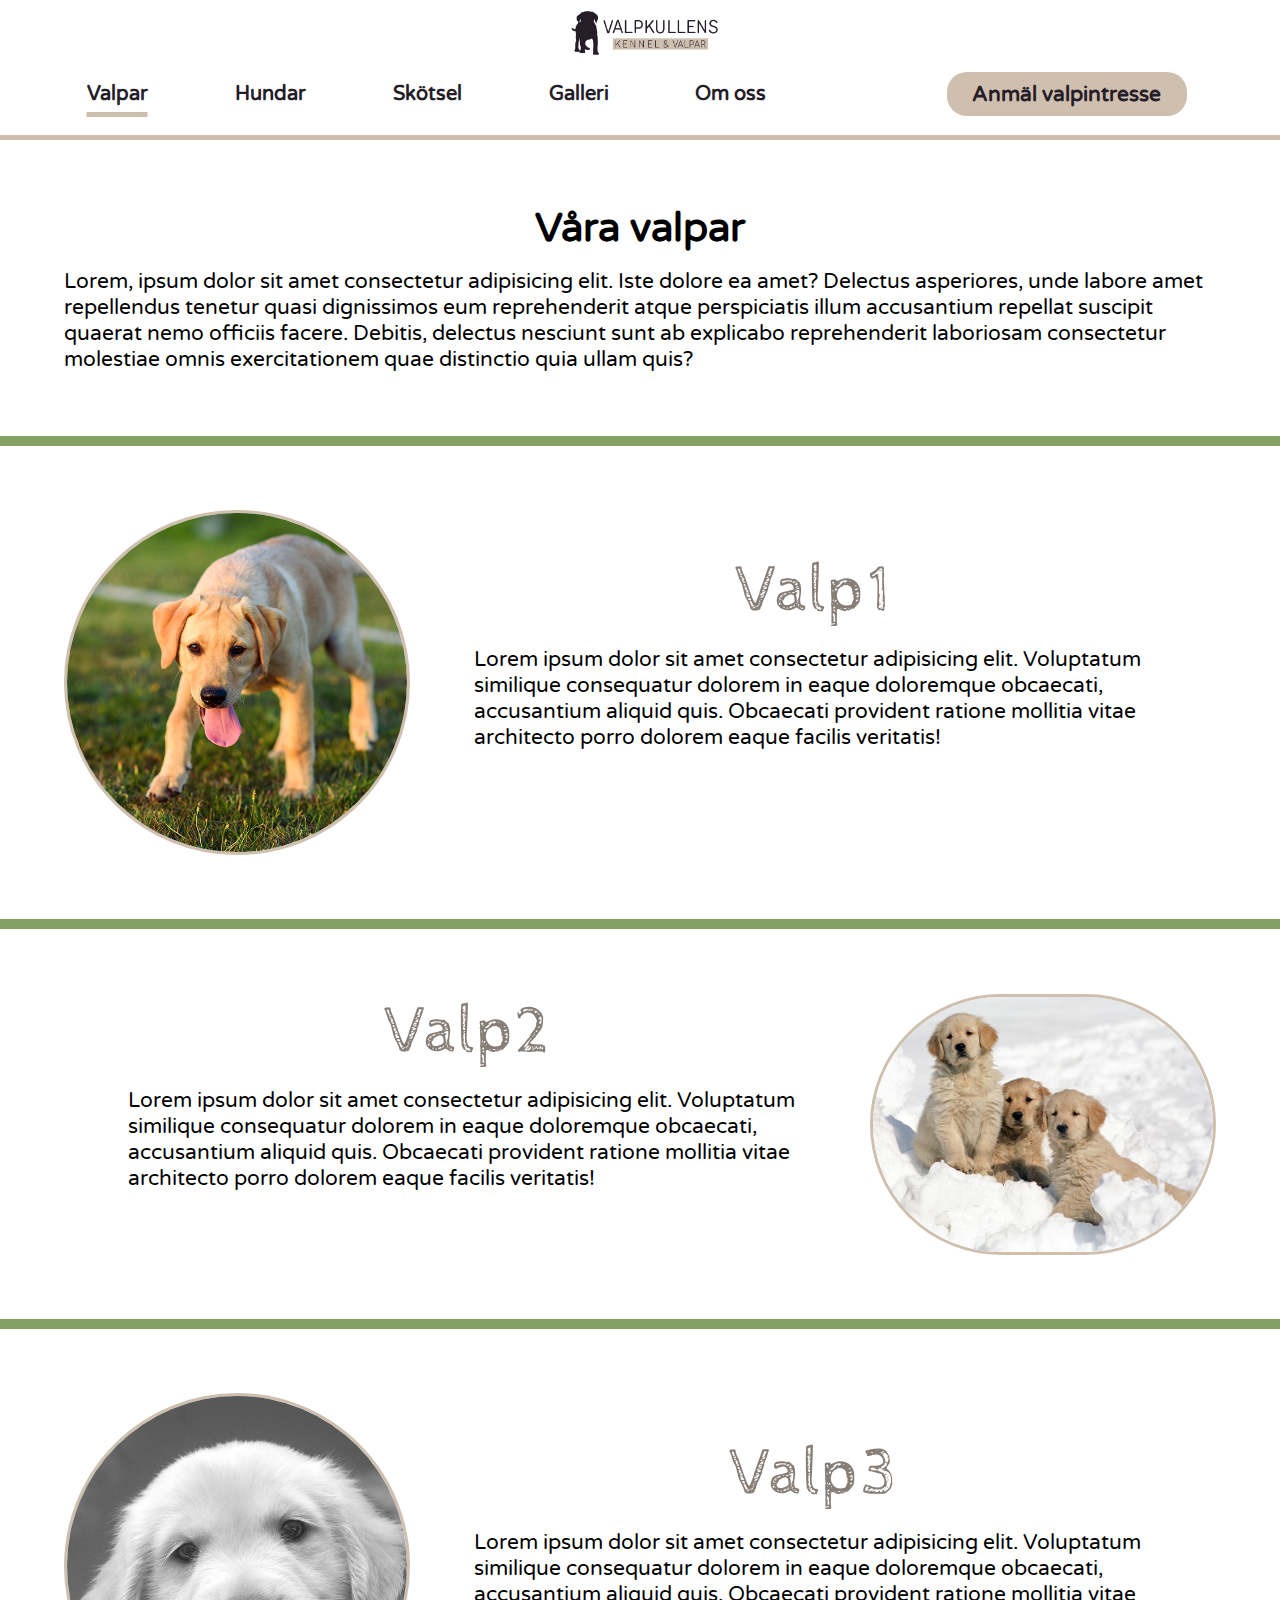
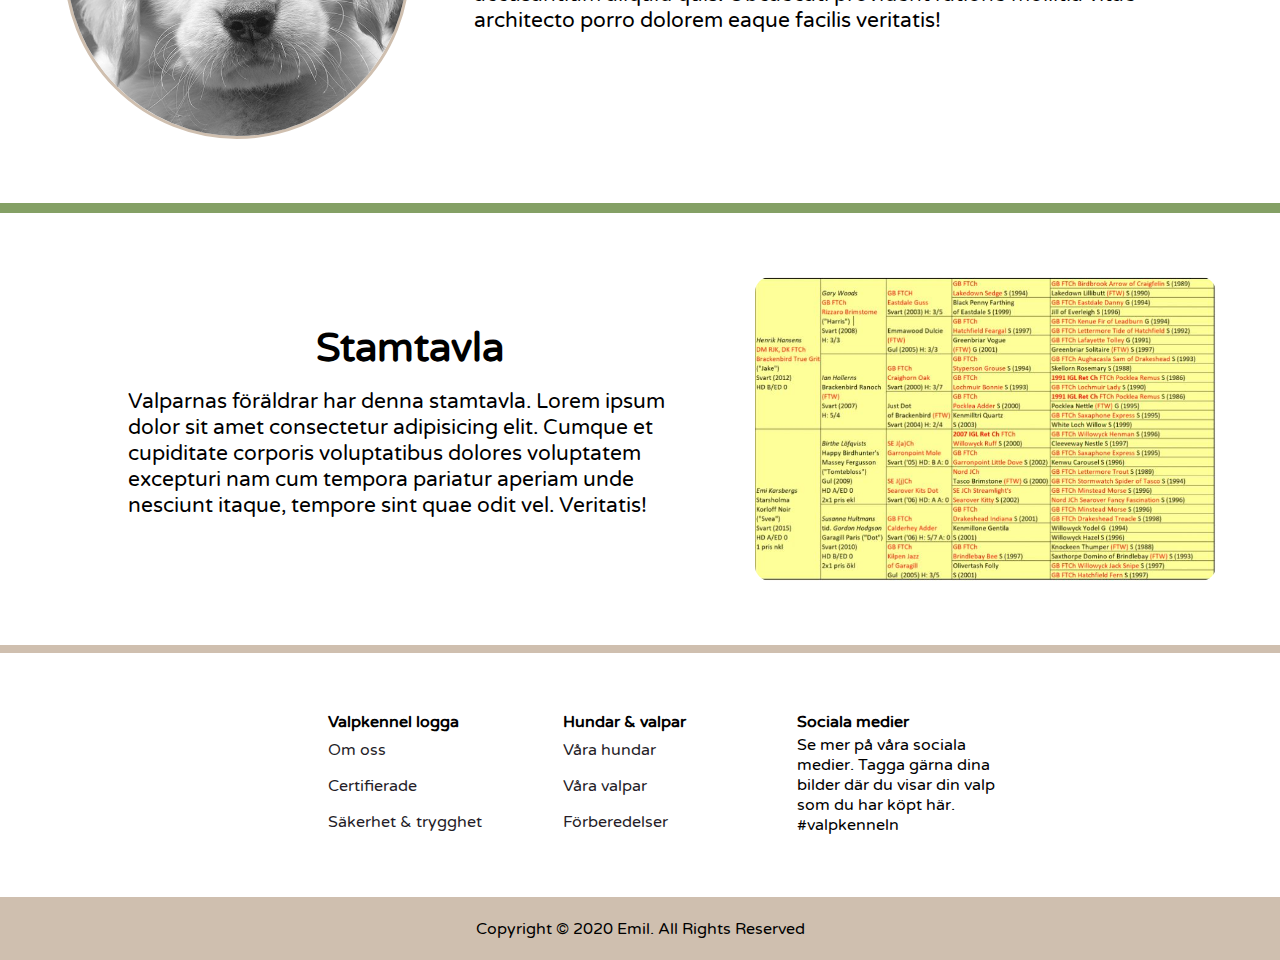
<file: valpar.html>
<!DOCTYPE html>
<html lang="en">
  <head>
    <meta charset="UTF-8" />
    <meta name="viewport" content="width=device-width, initial-scale=1.0" />
    <title>Valpar</title>
    <link rel="stylesheet" href="Style.css" />
    <link
      href="https://fonts.googleapis.com/css2?family=Varela+Round&display=swap"
      rel="stylesheet"
    />
    <link
      rel="stylesheet"
      href="https://cdnjs.cloudflare.com/ajax/libs/font-awesome/5.15.1/css/all.min.css"
      integrity="sha512-+4zCK9k+qNFUR5X+cKL9EIR+ZOhtIloNl9GIKS57V1MyNsYpYcUrUeQc9vNfzsWfV28IaLL3i96P9sdNyeRssA=="
      crossorigin="anonymous"
    />
    <link rel="preconnect" href="https://fonts.gstatic.com">
    <link href="https://fonts.googleapis.com/css2?family=Cabin+Sketch&display=swap" rel="stylesheet">
  </head>
  <body>
    <header>
      <div class="logga">
        <a href="index.html"
          ><img
            src="img/img2/Logga.jpg"
            alt="Valpkennelns logga. Svart hund som står upp där det bredvid står namnet på kenneln 'VALPKULLENS KENNEL & VALPAR'"
        /></a>
      </div>
      <nav class="header-nav">
        <a href="valpar.html" id="selected">Valpar</a>
        <a href="hundar.html">Hundar</a>
        <a href="skötsel.html">Skötsel</a>
        <a href="Galleri.html">Galleri</a>
        <a href="About.html">Om oss</a>
      </nav>
      <nav class="valpIntresse">
        <a href="Intresse.html">Anmäl valpintresse</a>
      </nav>
    </header>

    <div class="valpar-container">
      <h2>Våra valpar</h2>
      <p>
        Lorem, ipsum dolor sit amet consectetur adipisicing elit. Iste dolore ea
        amet? Delectus asperiores, unde labore amet repellendus tenetur quasi
        dignissimos eum reprehenderit atque perspiciatis illum accusantium
        repellat suscipit quaerat nemo officiis facere. Debitis, delectus
        nesciunt sunt ab explicabo reprehenderit laboriosam consectetur
        molestiae omnis exercitationem quae distinctio quia ullam quis?
      </p>
      <div class="valp">
        <img src="GalleriBilder/Valp10.jpg" alt="Glad beige hund som springer i gräset på kvällen vid solnedgång med tungan ute." />

        <div class="valp-text">
          <h1>Valp1</h1>
          <p>
            Lorem ipsum dolor sit amet consectetur adipisicing elit. Voluptatum
            similique consequatur dolorem in eaque doloremque obcaecati,
            accusantium aliquid quis. Obcaecati provident ratione mollitia vitae
            architecto porro dolorem eaque facilis veritatis!
          </p>
        </div>
      </div>
      <div class="valp">
        <div class="valp-text">
          <h1>Valp2</h1>
          <p>
            Lorem ipsum dolor sit amet consectetur adipisicing elit. Voluptatum
            similique consequatur dolorem in eaque doloremque obcaecati,
            accusantium aliquid quis. Obcaecati provident ratione mollitia vitae
            architecto porro dolorem eaque facilis veritatis!
          </p>
        </div>
        <img src="GalleriBilder/Valp9.jpg" alt="Tre små labrador retriever valpar som sitter och ligger i en snödriva på vintern." />
      </div>

      <div class="valp">
        <img src="GalleriBilder/Valp8.jpg" alt="Svart vit närbild av en söt gullig liten hundvalp med nedhängande öron och lite fundersamt utryck." />

        <div class="valp-text">
          <h1>Valp3</h1>
          <p>
            Lorem ipsum dolor sit amet consectetur adipisicing elit. Voluptatum
            similique consequatur dolorem in eaque doloremque obcaecati,
            accusantium aliquid quis. Obcaecati provident ratione mollitia vitae
            architecto porro dolorem eaque facilis veritatis!
          </p>
        </div>
      </div>
    </div>

    <div class="stamtavla">
      <div class="stamtavla-text">
        <h2>Stamtavla</h2>
        <p>
          Valparnas föräldrar har denna stamtavla. Lorem ipsum dolor sit amet
          consectetur adipisicing elit. Cumque et cupiditate corporis
          voluptatibus dolores voluptatem excepturi nam cum tempora pariatur
          aperiam unde nesciunt itaque, tempore sint quae odit vel. Veritatis!
        </p>
      </div>
      <img src="img/img2/Stamtavla.JPG" alt="Stamtavla för valparnas föräldrar." />
    </div>

    <footer>
      <div class="footer-panels">
        <div class="footer-segment" id="valpkennel">
          <p>Valpkennel logga</p>
          <a href="#">Om oss</a>
          <a href="#">Certifierade</a>
          <a href="#">Säkerhet & trygghet</a>
        </div>
        <div class="footer-segment" id="hundarValpar">
          <p>Hundar & valpar</p>
          <a href="#">Våra hundar</a>
          <a href="#">Våra valpar</a>
          <a href="#">Förberedelser</a>
        </div>

        <div class="footer-segment" id="socialaMedier">
          <p id="socialaRubrik">Sociala medier</p>
          <p id="socialText">
            Se mer på våra sociala medier. Tagga gärna dina bilder där du visar
            din valp som du har köpt här. #valpkenneln
          </p>
          <nav class="social">
            <a href="https://www.facebook.com/"
              ><i class="fab fa-facebook"></i
            ></a>
            <a href="https://twitter.com/"><i class="fab fa-twitter"></i></a>
            <a href="https://www.google.com/"
              ><i class="fab fa-google-plus-g"></i
            ></a>
            <a href="https://www.pinterest.se/"
              ><i class="fab fa-pinterest"></i
            ></a>
          </nav>
        </div>
      </div>

      <div class="copyright">
        <p>Copyright © 2020 Emil. All Rights Reserved</p>
      </div>
    </footer>
  </body>
</html>
</file>
<file: Style.css>
:root {
  --text-color: #251d28;
  --main-color: #ffffff;
  --main-color-2: rgb(207, 191, 175);
  --main-color-3: #877e77;
  --contrast-color: #84a065;

  --main-radius: 15pt;
  --main-padding: 10px;
}

body {
  margin: 0;
  font-family: "Varela Round", sans-serif;
}

.container {
  display: grid;
  grid-template-columns: repeat(3, 1fr);
  grid-template-rows: repeat(6, auto);
  grid-template-areas:
    "header header header"
    "slider slider slider"
    "banner banner banner"
    "info info info"
    "badges badges badges"
    "footer footer footer";
  color: var(--text-color);
  text-align: center;
}

.galleri-container {
  display: grid;
  grid-template-columns: repeat(3, 1fr);
  grid-template-rows: repeat(8, auto);
  grid-template-areas:
    "header header header"
    "introtitel introtitel introtitel"
    "galleri galleri galleri"
    "banner banner banner"
    "visabild visabild visabild"
    "info info info"
    "badges badges badges"
    "footer footer footer";
  color: var(--text-color);
  text-align: center;
}

.introtitel,
.banner,
.text,
.info {
  display: flex;
  flex-direction: column;
  align-items: center;
  padding: 2rem;
  grid-area: introtitel;
}

.introtitel p,
.banner p,
.text p,
.info p {
  font-size: 16pt;
  font-weight: 400;
  width: 80%;
  padding: 1rem;
}

.text p {
  width: 100%;
}

.info-visa-bild {
  grid-area: visabild;
  display: flex;
  flex-direction: row;
  align-items: center;
  justify-content: space-evenly;
  background-color: var(--main-color-2);
  padding: 2rem;
  padding-left: 0;
}

.info-visa-bild img {
  width: 30%;
  margin-right: 10%;
  border-radius: var(--main-radius);
  border: solid;
  border-color: var(--main-color-2);
  box-shadow: 10px 10px var(--main-color-3);
}

h2 {
  font-size: 30pt;
  font-family: "Varela Round", sans-serif;
}

h3 {
  font-size: 16pt;
  font-family: "Varela Round", sans-serif;
  font-weight: bold;
}

*,
*::before,
*::after {
  margin: 0;
  padding: 0;
  box-sizing: border-box;
}

.galleri {
  grid-area: galleri;
  width: 100%;
  padding: 1.5rem;
}

.galleri-bilder {
  display: grid;
  grid-template-columns: repeat(4, 1fr);
  grid-template-rows: auto;
  grid-gap: 1.5rem;
  grid-template-areas:
    "img-1 img-2 img-3 img-3"
    "img-1 img-4 img-5 img-6"
    "img-7 img-7 img-8 img-6";
}

.galleri-bilder a {
  display: flex;
  text-decoration: none;
  width: 100%;
  height: 25rem;
  background-position: center;
  background-repeat: no-repeat;
  background-size: cover;
  position: relative;
  align-items: center;
  justify-content: center;
}

.lightbox {
  display: none;
  position: fixed;
  z-index: 999;
  top: 0;
  left: 0;
  right: 0;
  bottom: 0;
  padding: 2rem;
  background: rgba(0, 0, 0, 0.8);
}

.lightbox:target {
  display: block;
}

.lightbox span {
  display: block;
  width: 100%;
  height: 100%;
  background-position: center;
  background-repeat: no-repeat;
  background-size: contain;
}

#img1 span {
  background-image: url("GalleriBilder/Valp01.jpg");
}

#img2 span {
  background-image: url("GalleriBilder/Valp9.jpg");
}

#img3 span {
  background-image: url("GalleriBilder/Valp03.jpg");
}

#img4 span {
  background-image: url("GalleriBilder/Valp6.jpg");
}

#img5 span {
  background-image: url("GalleriBilder/Valp8.jpg");
}

#img6 span {
  background-image: url("GalleriBilder/Valp02.jpg");
}

#img7 span {
  background-image: url("GalleriBilder/Valp04.jpg");
}

#img8 span {
  background-image: url("GalleriBilder/Valp05.jpg");
}

.galleri-bilder a i {
  color: rgba(255, 255, 255, 0.6);
  font-size: 3rem;
  position: relative;
  padding: 1rem 3rem;
  border: 2px solid rgba(255, 255, 255, 0.6);
  border-radius: 0.4rem;
  opacity: 0;
  transition: opacity 0.5s;
  z-index: 5;
}

.galleri-bilder a::before {
  content: "";
  position: absolute;
  width: 100%;
  height: 100%;
  top: 0;
  left: 0;
  background-color: rgba(0, 0, 0, 0.7);
  opacity: 0;
  border-radius: 15pt;
  transition: opacity 0.5s;
}

.galleri-bilder a:hover i,
.galleri-bilder a:hover::before {
  opacity: 1;
}

.img-1 {
  min-height: 51.5rem;
  border-radius: var(--main-radius);
  border: solid var(--main-color-2) 3px;
  grid-area: img-1;
  background-image: url("GalleriBilder/Valp01.jpg");
}

.img-2 {
  grid-area: img-2;
  border-radius: var(--main-radius);
  border: solid var(--main-color-2) 3px;
  background-image: url("GalleriBilder/Valp9.jpg");
}

.img-3 {
  grid-area: img-3;
  border-radius: var(--main-radius);
  border: solid var(--main-color-2) 3px;
  background-image: url("GalleriBilder/Valp03.jpg");
}

.img-4 {
  grid-area: img-4;
  border-radius: var(--main-radius);
  border: solid var(--main-color-2) 3px;
  background-image: url("GalleriBilder/Valp6.jpg");
}

.img-5 {
  grid-area: img-5;
  border-radius: var(--main-radius);
  border: solid var(--main-color-2) 3px;
  background-image: url("GalleriBilder/Valp8.jpg");
}

.img-6 {
  min-height: 51.5rem;
  border-radius: var(--main-radius);
  border: solid var(--main-color-2) 3px;
  grid-area: img-6;
  background-image: url("GalleriBilder/Valp02.jpg");
}

.img-7 {
  grid-area: img-7;
  border-radius: var(--main-radius);
  border: solid var(--main-color-2) 3px;
  background-image: url("GalleriBilder/Valp04.jpg");
}

.img-8 {
  grid-area: img-8;
  border-radius: var(--main-radius);
  border: solid var(--main-color-2) 3px;
  background-image: url("GalleriBilder/Valp05.jpg");
}

header {
  display: grid;
  grid-area: header;
  grid-template-columns: repeat(3, 1fr);
  grid-template-rows: repeat(2, 1fr);
  grid-template-areas:
    "logga logga logga"
    "nav nav valpIntresse";
  padding-bottom: var(--main-padding);
  border-bottom: solid;
  border-width: 5px;
  border-color: var(--main-color-2);
  font-family: "Varela Round", sans-serif;
  font-weight: 600;
}

#selected::after {
  width: 100%;
}

.logga {
  text-align: center;
  grid-area: logga;
  background: var(--main-color);
  margin-left: 10px;
  margin-top: 10px;
}

.logga a {
  text-decoration: none;
}

.logga a img {
  min-width: 150px;
  width: 11%;
}

.header-nav {
  display: flex;
  align-items: center;
  justify-content: space-evenly;
  grid-area: nav;
  background: var(--main-color);
}

.header-nav a {
  text-decoration: none;
  color: var(--text-color);
  min-width: font 50px;
  font-size: 15pt;
  position: relative;
}

.header-nav a::after {
  content: "";
  width: 0;
  height: 5px;
  background: var(--main-color-2);
  position: absolute;
  left: 50%;
  transform: translateX(-50%);
  top: +30px;
  transition: 0.2s;
}

.header-nav a:hover::after {
  width: 100%;
}

.valpIntresse {
  display: flex;
  grid-area: valpIntresse;
  text-decoration: none;
  background: var(--main-color);
  align-items: center;
  justify-content: center;
}

.valpIntresse a {
  text-decoration: none;
  color: var(--text-color);
  font-size: 16pt;
  background-color: var(--main-color-2);
  padding: 1vh 2vw 1vh 2vw;
  border-radius: 20px;
}

#slider {
  overflow: hidden;
  grid-area: slider;
  background: var(--main-color);
  position: relative;
}

#slider figure {
  position: relative;
  width: 500%;

  margin: 0;
  left: 0;
  animation: 20s slider infinite;
}

#slider figure img {
  width: 20%;
  float: left;
  max-width: 100%;
  min-height: 100%;
}

@keyframes slider {
  0% {
    left: 0;
  }
  20% {
    left: 0%;
  }
  25% {
    left: -100%;
  }
  45% {
    left: -100%;
  }
  50% {
    left: -200%;
  }
  70% {
    left: -200%;
  }
  75% {
    left: -300%;
  }
  95% {
    left: -300%;
  }
  100% {
    left: -400%;
  }
}

.banner {
  grid-area: banner;
  background: var(--main-color);
}

.info {
  grid-area: info;
  background: var(--main-color);
}

.badges {
  display: flex;
  grid-area: badges;
  flex-direction: row;
  align-items: center;
  justify-content: center;
  margin-bottom: 3rem;
}

#badge1 {
  grid-area: badge1;
  background: var(--main-color);
  padding: 1rem;
}

#badge1 img {
  min-width: 100px;
  width: 30%;
  max-width: 200px;
}

#badge2 {
  grid-area: badge2;
  background: var(--main-color);
  padding: 1rem;
}

#badge2 img {
  min-width: 170px;
  width: 50%;
  max-width: 300px;
}

#badge3 {
  grid-area: badge3;
  background: var(--main-color);
  padding: 1rem;
}

#badge3 img {
  min-width: 100px;
  width: 30%;
  max-width: 200px;
}

footer {
  display: grid;
  grid-area: footer;
  grid-template-columns: repeat(3, 1fr);
  grid-template-rows: repeat(2, auto);
  grid-template-areas:
    "footer-panels footer-panels footer-panels"
    "copyright copyright copyright";
  background: var(--main-color);
  border-top: solid;
  border-color: var(--main-color-2);
  border-width: 0.5rem;
}

.footer-panels {
  display: grid;
  grid-area: footer-panels;
  grid-template-columns: 1fr 1fr 1fr;
  grid-template-rows: 1fr;
  grid-template-areas: "valpkennel hundarValpar socialaMedier";
  padding: 2rem;
  margin-left: 20vw;
  margin-right: 20vw;
  margin-top: 3vh;
}

#valpkennel {
  display: flex;
  justify-content: left;
  grid-area: valpkennel;
}

#hundarValpar {
  display: flex;
  justify-content: left;
  grid-area: hundarValpar;
}

.footer-segment {
  grid-area: valpKennel;
  display: flex;
  flex-direction: column;
  text-align: left;
  margin-left: 2rem;
}

.footer-segment p {
  font-weight: 800;
  margin-left: 0.5rem;
}

.footer-segment a {
  padding: 0.5rem;
  text-decoration: none;
  color: var(--text-color);
}

#socialaMedier {
  display: flex;
  flex-direction: column;
  grid-area: socialaMedier;
  justify-content: left;
  width: 100%;
  text-align: left;
}

#socialaRubrik {
  font-weight: 800;
  margin-bottom: 0.2rem;
}

#socialText {
  font-weight: 400;
}

#socialaRubrik {
  font-weight: 800;
  margin-bottom: 0.2rem;
}

.social {
  margin-top: 0.6rem;
}

.social a {
  text-decoration: none;
  color: var(--main-color-3);
  margin-right: 0.3rem;
}

.hundarValpar {
  grid-area: hundOchValp;
  background: var(--main-color);
}

.socialaMedier {
  grid-area: socialaMedier;
  background: var(--main-color);
}

.copyright {
  display: flex;
  justify-content: center;
  align-items: center;
  grid-area: copyright;
  height: 7vh;
  background: var(--main-color-2);
}

.intresse {
  display: flex;
  justify-content: center;
  align-items: center;
  height: 100vh;
  margin: 0;
  padding: 0;
  background-color: var(--text-color);
  background-image: url("img/valp5.jpg");
  background-repeat: no-repeat;
  background-size: cover;
  background-position: center;
  opacity: 70%;
}

.box {
  display: flex;
  align-items: center;
  justify-content: center;
  flex-direction: column;
  min-width: 250px;
  width: 30vw;
  max-width: 450px;
  padding: 40px;
  position: absolute;
  background: var(--text-color);
  border-radius: 20pt;
  text-align: center;
}

.box h2 {
  color: white;
  text-transform: uppercase;
  font-weight: 800;
  margin-bottom: 1rem;
}

.box input[type="förnamn"],
.box input[type="efternamn"],
.box input[type="email"] {
  display: block;
  border: 0;
  background: none;
  margin: 1rem auto;
  text-align: center;
  border: 2px solid #84a065;
  padding: 14px 10px;
  min-width: 150px;
  width: 13vw;
  max-width: 200px;
  outline: none;
  color: white;
  border-radius: 24px;
  transition: 0.25s;
}

.box input[type="förnamn"]:focus,
.box input[type="efternamn"]:focus,
.box input[type="email"]:focus {
  min-width: 150px;
  width: 15vw;
  max-width: 250px;
  border-color: var(--main-color-2);
}

.box input[type="submit"] {
  display: block;
  border: 0;
  background: none;
  margin: 1rem auto;
  text-align: center;
  border: 2px solid var(--main-color-2);
  padding: 14px 10px;
  width: 100px;
  outline: none;
  color: white;
  border-radius: 24px;
  transition: 0.3s;
  cursor: pointer;
}

.box input[type="submit"]:hover {
  background: var(--main-color-2);
}

.tillbaka {
  text-decoration: none;
  opacity: 1;
  z-index: 10;
  color: var(--main-color);
  margin-top: 1rem;
  border-bottom: solid rgba(255, 255, 255, 0);
  transition: 0.3s;
}

.tillbaka:hover {
  border-bottom: solid rgba(255, 255, 255, 1);
}

.aboutus {
  display: flex;
  flex-direction: column;
  align-items: center;
  margin-left: 10vw;
  margin-right: 10vw;
  margin-top: 10vh;
  margin-bottom: 10vh;
  text-align: center;
}

.aboutus h2 {
  margin-bottom: 2vh;
}

.aboutus p {
  font-size: 15pt;
}

.kontakta-oss {
  display: flex;
  justify-content: center;
  background-color: var(--text-color);
  color: var(--main-color);
  margin-top: 4rem;
  padding-top: 1rem;
  padding-bottom: 1rem;
  border-radius: 26px;
  width: 40vw;
  max-width: 500px;
}

.kontakta {
  display: flex;
  flex-direction: column;
  align-items: center;
  text-align: center;
}

.kontakta input[type="förnamn"],
.kontakta input[type="efternamn"],
.kontakta input[type="email"],
.kontakta input[type="meddelande"] {
  padding: 14px 12px;
  outline: none;
  border: none;
  background: var(--main-color-2);
  border: solid var(--main-color-3);
  border-radius: 24px;
  margin: 0.5rem 1rem 0.5rem 1rem;
  width: 30vw;
  max-width: 400px;
}

.kontakta input[type="submit"] {
  padding: 14px 12px;
  outline: none;
  border: none;
  background: var(--main-color-2);
  border: solid var(--main-color-3);
  border-radius: 24px;
  margin-bottom: 1rem;
  width: 15vw;
  max-width: 250px;
}

.kontakta input[type="submit"]:hover {
  padding: 14px 12px;
  outline: none;
  border: none;
  background: var(--contrast-color);
  border: solid var(--contrast-color);
  border-radius: 24px;
  margin-bottom: 1rem;
  transition: 0.5s;
}

.kontakta input[type="förnamn"]:focus,
.kontakta input[type="efternamn"]:focus,
.kontakta input[type="email"]:focus,
.kontakta input[type="meddelande"]:focus {
  padding: 14px 12px;
  outline: none;
  border: none;
  background: var(--main-color-2);
  border: solid var(--contrast-color);
  border-radius: 24px;
  margin: 0.5rem 1rem 0.5rem 1rem;
}

.kontakt-information {
  display: flex;
  flex-direction: row;
  align-items: center;
  justify-content: space-evenly;
  padding: 1rem;
}

.kontakt-hjalp {
  margin-right: 1rem;
  margin-left: 5rem;
}

.kontakt-hjalp p {
  font-size: 16pt;
}

.valpar-container,
.hundar-container {
  display: flex;
  flex-direction: column;
  align-items: center;
  justify-content: center;
}

.valpar-container p,
.hundar-container p {
  font-size: 16pt;
  margin: 1rem 5vw 4rem 5vw;
}

.valpar-container h2,
.hundar-container h2 {
  text-align: center;
  margin-top: 4rem;
}

.valp,
.hund {
  display: flex;
  flex-direction: row;
  align-items: center;
  padding: 4rem;
  border-top: solid var(--contrast-color) 10px;
}

.valp img,
.hund img {
  width: 30%;
  border-radius: 200px;
  border: solid var(--main-color-2);
}

.valp-text,
.hund-text {
  display: flex;
  flex-direction: column;
}

h1 {
  font-size: 50pt;
}

.valp-text h1,
.hund-text h1 {
  text-align: center;
  font-family: "Cabin Sketch", sans-serif;
  color: var(--main-color-3);
  font-weight: 400;
}

.stamtavla {
  display: flex;
  flex-direction: row;
  align-items: center;
  padding: 4rem;
  border-top: solid var(--contrast-color) 10px;
}

.stamtavla img {
  width: 40%;
  border-radius: 15px;
}

.stamtavla-text {
  display: flex;
  flex-direction: column;
}

.stamtavla-text p {
  font-size: 16pt;
  margin: 1rem 5vw 1rem 5vw;
}

.stamtavla-text h2 {
  text-align: center;
}

@media only screen and (max-width: 768px) {
  .body {
    margin: 0;
    font-family: "Varela Round", sans-serif;
  }
  .container {
    display: flex;
    flex-direction: column;
    color: var(--text-color);
    text-align: center;
  }

  header {
    display: grid;
    grid-area: header;
    grid-template-columns: repeat(3, 1fr);
    grid-template-rows: repeat(2, 1fr);
    grid-template-areas:
      "logga logga logga"
      "nav nav valpIntresse";
    padding-bottom: 3px;
    border-bottom: solid;
    border-width: 5px;
    border-color: var(--main-color-2);
    font-family: "Varela Round", sans-serif;
    font-weight: 600;
  }

  #selected::after {
    width: 100%;
  }

  .logga {
    text-align: center;
    grid-area: logga;
    background: var(--main-color);
    margin-left: 10px;
    margin-top: 10px;
  }

  .logga a {
    text-decoration: none;
  }

  .logga a img {
    min-width: 150px;
    width: 11%;
  }

  .header-nav {
    display: flex;
    align-items: center;
    justify-content: space-evenly;
    grid-area: nav;
    background: var(--main-color);
  }

  .header-nav a {
    text-decoration: none;
    color: var(--text-color);
    min-width: font 50px;
    font-size: 10pt;
    position: relative;
  }

  .header-nav a::after {
    content: "";
    width: 0;
    height: 5px;
    background: var(--main-color-2);
    position: absolute;
    left: 50%;
    transform: translateX(-50%);
    top: +30px;
    transition: 0.2s;
  }

  .header-nav a:hover::after {
    width: 100%;
  }

  .valpIntresse {
    display: flex;
    grid-area: valpIntresse;
    text-decoration: none;
    background: var(--main-color);
    align-items: center;
    justify-content: center;
  }

  .valpIntresse a {
    text-decoration: none;
    color: var(--text-color);
    font-size: 10pt;
    background-color: var(--main-color-2);
    padding: 1vh 2vw 1vh 2vw;
    border-radius: 20px;
  }

  #slider {
    overflow: hidden;
    grid-area: slider;
    background: var(--main-color);
    position: relative;
  }

  #slider figure {
    position: relative;
    width: 500%;
    margin: 0;
    left: 0;
    animation: 20s slider infinite;
  }

  #slider figure img {
    width: 20%;
    float: left;
    max-width: 100%;
    min-height: 100%;
  }

  @keyframes slider {
    0% {
      left: 0;
    }
    20% {
      left: 0%;
    }
    25% {
      left: -100%;
    }
    45% {
      left: -100%;
    }
    50% {
      left: -200%;
    }
    70% {
      left: -200%;
    }
    75% {
      left: -300%;
    }
    95% {
      left: -300%;
    }
    100% {
      left: -400%;
    }
  }

  h2 {
    font-size: 30pt;
    font-family: "Varela Round", sans-serif;
  }

  h3 {
    font-size: 16pt;
    font-family: "Varela Round", sans-serif;
    font-weight: bold;
  }

  .introtitel,
  .banner,
  .text,
  .info {
    display: flex;
    flex-direction: column;
    align-items: center;
    padding: 1rem;
    grid-area: introtitel;
  }

  .introtitel p,
  .banner p,
  .text p,
  .info p {
    font-size: 12pt;
    font-weight: 400;
    width: 100%;
    padding: 0.5rem;
  }

  .text p {
    width: 60%;
  }

  .text {
    background-color: var(--main-color-2);
  }
  .banner {
    grid-area: banner;
    background: var(--main-color);
  }

  .info {
    grid-area: info;
    background: var(--main-color);
  }

  .badges {
    display: flex;
    grid-area: badges;
    flex-direction: row;
    align-items: center;
    justify-content: center;
    margin-bottom: 1.5rem;
    margin-top: 1.5rem;
  }

  #badge1 {
    grid-area: badge1;
    background: var(--main-color);
    padding: 1rem;
  }

  #badge1 img {
    min-width: 100px;
    width: 30%;
    max-width: 200px;
  }

  #badge2 {
    background: var(--main-color);
    padding: 1rem;
  }

  #badge2 img {
    min-width: 170px;
    width: 50%;
    max-width: 300px;
  }

  #badge3 {
    background: var(--main-color);
    padding: 1rem;
  }

  #badge3 img {
    min-width: 100px;
    width: 30%;
    max-width: 200px;
  }

  footer {
    display: flex;
    flex-direction: column;
    grid-area: footer;
    background: var(--main-color);
    border-top: solid;
    border-color: var(--main-color-2);
    border-width: 0.5rem;
  }

  .footer-logga img {
    width: 30%;
  }

  .footer-panels {
    display: flex;
    grid-area: footer-panels;
    flex-direction: column;
    align-items: center;
  }

  #valpkennel {
    display: flex;
    justify-content: left;
    width: 100%;
    margin-bottom: 3vh;
  }

  #hundarValpar {
    display: flex;
    justify-content: left;
    width: 100%;
    margin-bottom: 3vh;
  }

  .footer-segment {
    display: flex;
    flex-direction: column;
    text-align: left;
    font-size: 10pt;
  }

  .footer-segment p {
    font-weight: 800;
    margin-left: 0.5rem;
  }

  .footer-segment a {
    padding: 0.5rem;
    text-decoration: none;
    color: var(--text-color);
  }

  #socialaMedier {
    display: flex;
    flex-direction: column;
    justify-content: center;
    width: 100%;
    font-size: 10pt;
    text-align: left;
  }

  #socialaRubrik {
    font-weight: 800;
    margin-bottom: 0.2rem;
  }

  #socialText {
    font-weight: 400;
  }

  .social {
    margin-top: 0.6rem;
  }

  .social a {
    text-decoration: none;
    color: var(--main-color-3);
    margin-right: 0.3rem;
  }

  .copyright {
    display: flex;
    justify-content: center;
    align-items: center;
    grid-area: copyright;
    background: var(--main-color-2);
  }

  .galleri-container {
    display: grid;
    grid-template-columns: 1fr;
    grid-template-rows: repeat(8, auto);
    grid-template-areas:
      "header"
      "introtitel"
      "galleri"
      "banner"
      "visabild"
      "info"
      "badges"
      "footer";
    color: var(--text-color);
    text-align: center;
  }

  .introtitel,
  .banner,
  .text,
  .info {
    display: flex;
    flex-direction: column;
    align-items: center;
    padding: 2rem;
    grid-area: introtitel;
  }

  .introtitel p,
  .banner p,
  .text p,
  .info p {
    font-size: 16pt;
    font-weight: 400;
    width: 100%;
    padding: 1rem;
  }

  .info-visa-bild {
    grid-area: visabild;
    display: flex;
    flex-direction: column;
    align-items: center;
    justify-content: center;
    padding: 2rem;

    background-color: var(--main-color-2);
  }

  .info-visa-bild img {
    width: 70%;
    border-radius: var(--main-radius);
    border: solid;
    border-color: var(--main-color-2);
    box-shadow: 10px 10px var(--main-color-3);
    margin: auto;
  }

  *,
  *::before,
  *::after {
    margin: 0;
    padding: 0;
    box-sizing: border-box;
  }
  .galleri {
    grid-area: galleri;
    width: 100%;
    padding: 1.5rem;
  }

  .galleri-bilder {
    display: grid;
    grid-template-columns: 1fr;
    grid-template-rows: repeat(8, auto);
    grid-gap: 1.5rem;
    grid-template-areas:
      "img-1"
      "img-2"
      "img-3"
      "img-4"
      "img-5"
      "img-6"
      "img-7"
      "img-8";
  }

  .galleri-bilder a {
    display: flex;
    text-decoration: none;
    width: 100%;
    height: 25rem;
    background-position: center;
    background-repeat: no-repeat;
    background-size: cover;
    position: relative;
    align-items: center;
    justify-content: center;
  }

  .lightbox {
    display: none;
    position: fixed;
    z-index: 999;
    top: 0;
    left: 0;
    right: 0;
    bottom: 0;
    padding: 2rem;
    background: rgba(0, 0, 0, 0.8);
  }

  .lightbox:target {
    display: block;
  }

  .lightbox span {
    display: block;
    width: 100%;
    height: 100%;
    background-position: center;
    background-repeat: no-repeat;
    background-size: contain;
  }

  #img1 span {
    grid-area: img1;
    background-image: url("GalleriBilder/Valp01.jpg");
  }

  #img2 span {
    background-image: url("GalleriBilder/Valp9.jpg");
  }

  #img3 span {
    background-image: url("GalleriBilder/Valp03.jpg");
  }

  #img4 span {
    background-image: url("GalleriBilder/Valp6.jpg");
  }

  #img5 span {
    background-image: url("GalleriBilder/Valp8.jpg");
  }

  #img6 span {
    background-image: url("GalleriBilder/Valp02.jpg");
  }

  #img7 span {
    background-image: url("GalleriBilder/Valp04.jpg");
  }

  #img8 span {
    background-image: url("GalleriBilder/Valp05.jpg");
  }

  .galleri-bilder a i {
    color: rgba(255, 255, 255, 0.6);
    font-size: 3rem;
    position: relative;
    padding: 1rem 3rem;
    border: 2px solid rgba(255, 255, 255, 0.6);
    border-radius: 0.4rem;
    opacity: 0;
    transition: opacity 0.5s;
    z-index: 5;
  }

  .galleri-bilder a::before {
    content: "";
    position: absolute;
    width: 100%;
    height: 100%;
    top: 0;
    left: 0;
    background-color: rgba(0, 0, 0, 0.7);
    opacity: 0;
    border-radius: 15pt;
    transition: opacity 0.5s;
  }

  .galleri-bilder a:hover i,
  .galleri-bilder a:hover::before {
    opacity: 1;
  }

  .img-1 {
    min-height: 51.5rem;
    border-radius: var(--main-radius);
    grid-area: img-1;
    background-image: url("GalleriBilder/Valp01.jpg");
  }

  .img-2 {
    grid-area: img-2;
    border-radius: var(--main-radius);
    background-image: url("GalleriBilder/Valp9.jpg");
  }

  .img-3 {
    grid-area: img-3;
    border-radius: var(--main-radius);
    background-image: url("GalleriBilder/Valp03.jpg");
  }

  .img-4 {
    grid-area: img-4;
    border-radius: var(--main-radius);
    background-image: url("GalleriBilder/Valp6.jpg");
  }

  .img-5 {
    grid-area: img-5;
    border-radius: var(--main-radius);
    background-image: url("GalleriBilder/Valp8.jpg");
  }

  .img-6 {
    min-height: 51.5rem;
    border-radius: var(--main-radius);
    grid-area: img-6;
    background-image: url("GalleriBilder/Valp02.jpg");
  }

  .img-7 {
    grid-area: img-7;
    border-radius: var(--main-radius);
    background-image: url("GalleriBilder/Valp04.jpg");
  }

  .img-8 {
    grid-area: img-8;
    border-radius: var(--main-radius);
    background-image: url("GalleriBilder/Valp05.jpg");
  }
  #selected::after {
    width: 100%;
  }

  .kontakta-oss {
    display: flex;
    justify-content: center;
    background-color: var(--text-color);
    color: var(--main-color);
    margin-top: 4rem;
    padding-top: 1rem;
    padding-bottom: 1rem;
    border-radius: 26px;
    width: 40vw;
    max-width: 500px;
  }

  .kontakta {
    display: flex;
    flex-direction: column;
    align-items: center;
    text-align: center;
  }

  .kontakta input[type="förnamn"],
  .kontakta input[type="efternamn"],
  .kontakta input[type="email"],
  .kontakta input[type="meddelande"] {
    padding: 14px 12px;
    outline: none;
    border: none;
    background: var(--main-color-2);
    border: solid var(--main-color-3);
    border-radius: 24px;
    margin: 0.5rem 1rem 0.5rem 1rem;
    width: 30vw;
    max-width: 400px;
  }

  .kontakta input[type="submit"] {
    padding: 14px 12px;
    outline: none;
    border: none;
    background: var(--main-color-2);
    border: solid var(--main-color-3);
    border-radius: 24px;
    margin-bottom: 1rem;
    width: 15vw;
    max-width: 250px;
  }

  .kontakta input[type="submit"]:hover {
    padding: 14px 12px;
    outline: none;
    border: none;
    background: var(--contrast-color);
    border: solid var(--contrast-color);
    border-radius: 24px;
    margin-bottom: 1rem;
    transition: 0.5s;
  }

  .kontakta input[type="förnamn"]:focus,
  .kontakta input[type="efternamn"]:focus,
  .kontakta input[type="email"]:focus,
  .kontakta input[type="meddelande"]:focus {
    padding: 14px 12px;
    outline: none;
    border: none;
    background: var(--main-color-2);
    border: solid var(--contrast-color);
    border-radius: 24px;
    margin: 0.5rem 1rem 0.5rem 1rem;
  }

  .kontakt-information {
    display: flex;
    flex-direction: column;
    align-items: center;
    padding: 1rem;
  }

  .kontakt-hjalp {
    margin: 4rem 0 4rem 0;
  }

  .kontakt-hjalp p {
    font-size: 16pt;
  }

  .valpar-container,
  .hundar-container {
    display: flex;
    flex-direction: column;
    align-items: center;
    justify-content: center;
  }

  .valpar-container p,
  .hundar-container p {
    font-size: 16pt;
    margin: 1rem 5vw 4rem 5vw;
  }

  .valpar-container h2,
  .hundar-container h2 {
    text-align: center;
    margin-top: 4rem;
  }

  .valp,
  .hund {
    display: flex;
    flex-direction: column;
    align-items: center;
    padding: 4rem;
    border-top: solid var(--contrast-color) 10px;
  }

  .valp img,
  .hund img {
    width: 30%;
    min-width: 250px;
    border-radius: 200px;
    border: solid var(--main-color-2);
  }

  .valp-text,
  .hund-text {
    display: flex;
    flex-direction: column;
  }

  .valp-text h1,
  .hund-text h1 {
    text-align: center;
    font-family: "Cabin Sketch";
    color: var(--main-color-3);
    font-weight: 400;
  }

  .stamtavla {
    display: flex;
    flex-direction: column;
    align-items: center;
    padding: 4rem;
    border-top: solid var(--contrast-color) 10px;
  }

  .stamtavla img {
    width: 40%;
    min-width: 280px;
    border-radius: 15px;
  }

  .stamtavla-text {
    display: flex;
    flex-direction: column;
  }

  .stamtavla-text p {
    font-size: 16pt;
    margin: 1rem 5vw 1rem 5vw;
  }

  .stamtavla-text h2 {
    text-align: center;
  }
}
</file>
